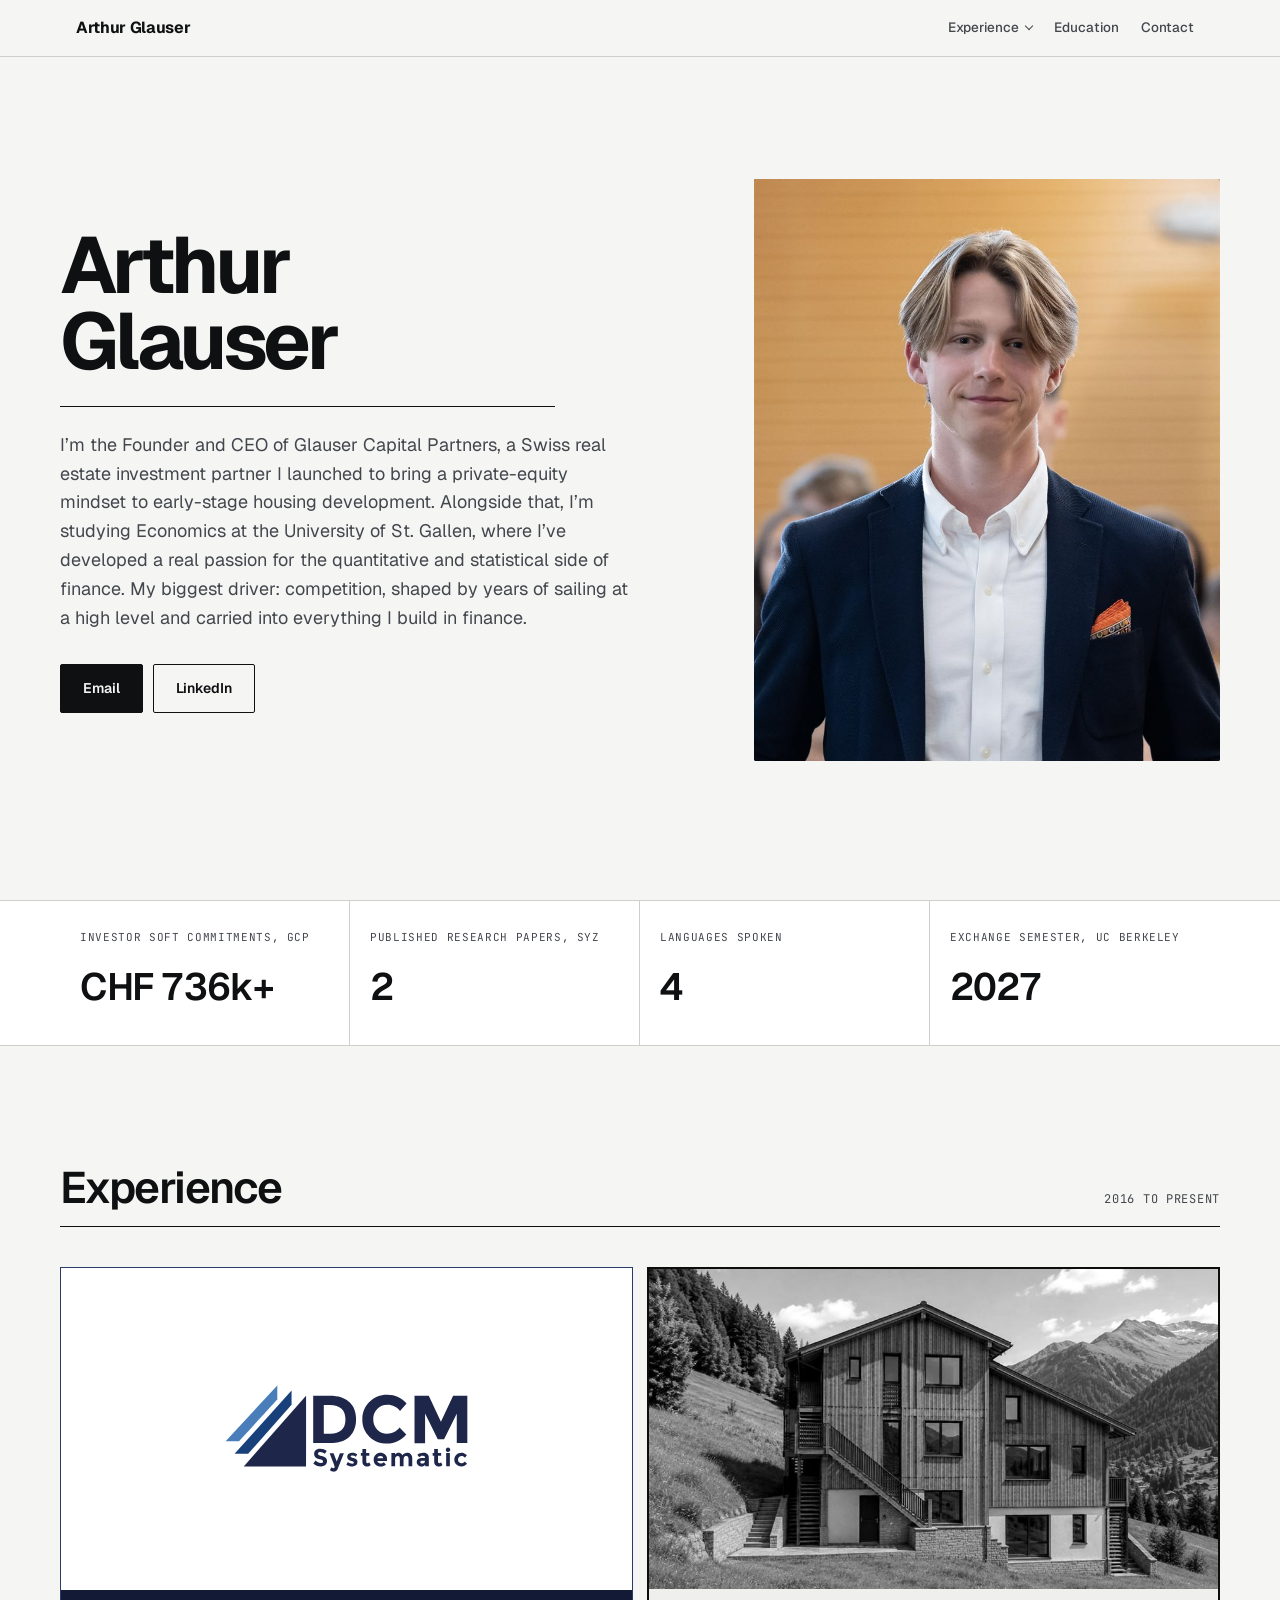
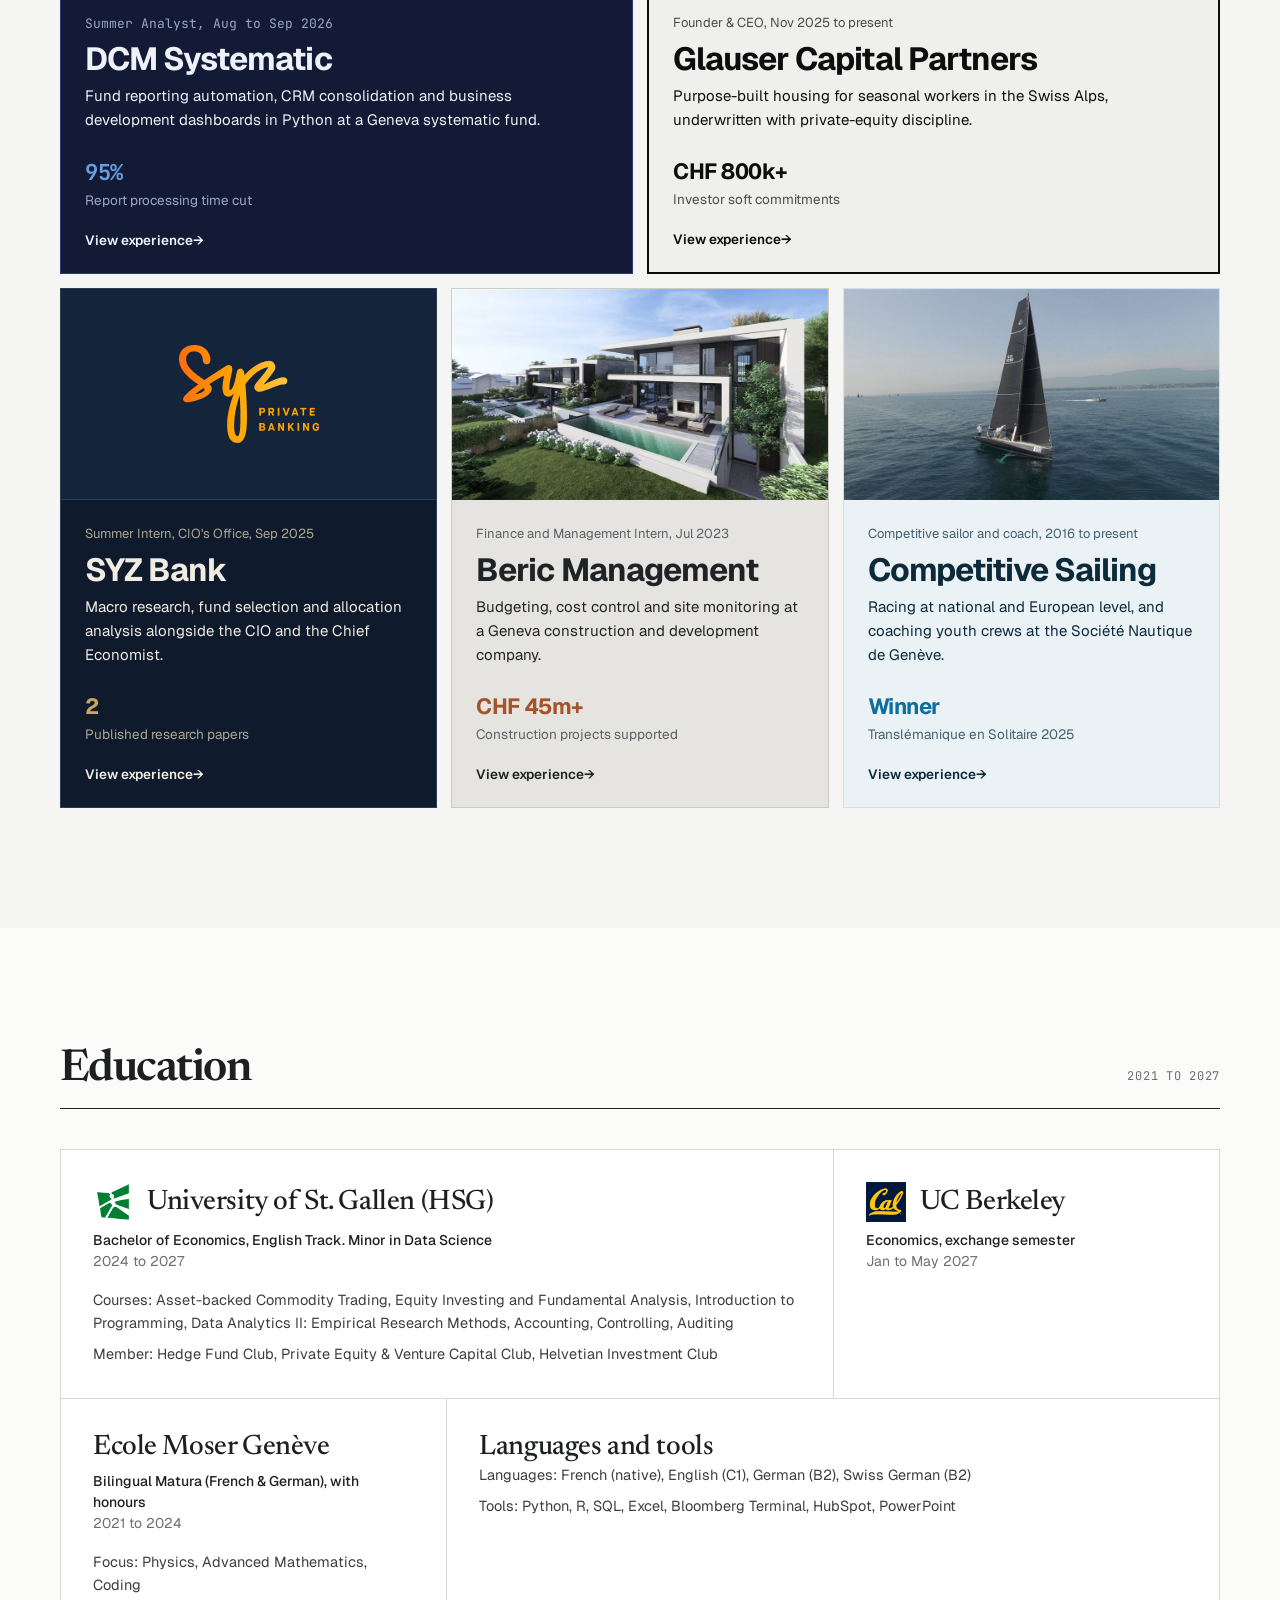
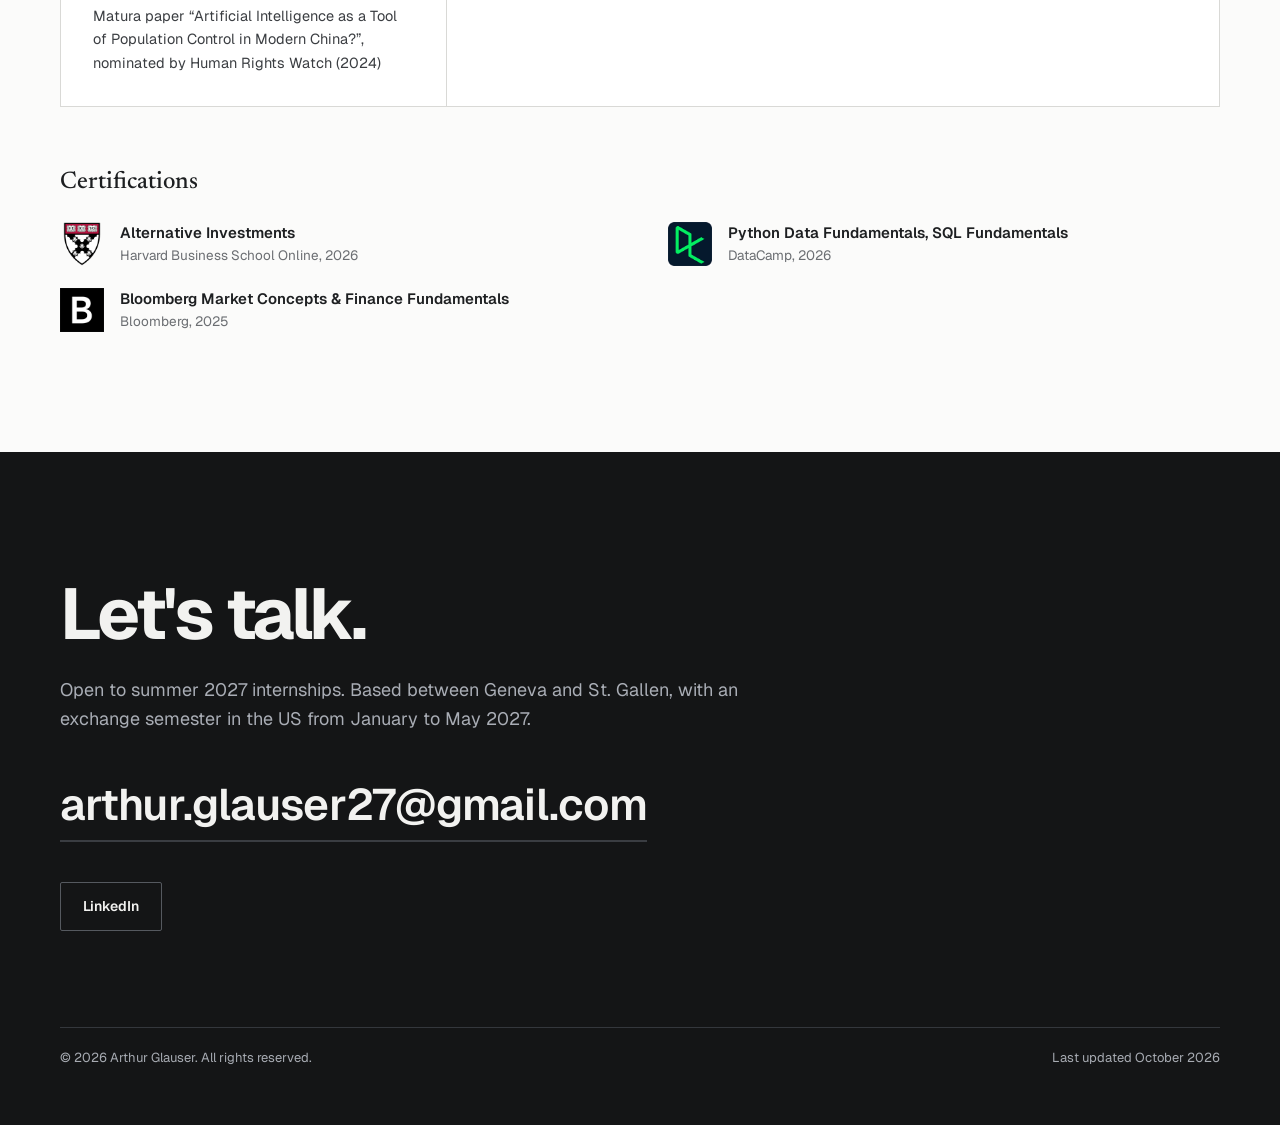
<file: index.html>
<!doctype html>
<html lang="en">
<head>
<meta charset="utf-8">
<meta name="viewport" content="width=device-width, initial-scale=1">
<title>Arthur Glauser</title>
<meta name="description" content="Arthur Glauser. Economics at the University of St. Gallen (HSG), Minor in Data Science. Experience in systematic funds, private banking research and real estate development.">
<meta property="og:title" content="Arthur Glauser">
<meta property="og:type" content="website">
<meta property="og:description" content="Arthur Glauser. Economics at the University of St. Gallen (HSG), Minor in Data Science. Experience in systematic funds, private banking research and real estate development.">
<meta property="og:url" content="https://atglauser.github.io/">
<meta property="og:image" content="https://atglauser.github.io/images/og.jpg">
<meta property="og:image:width" content="1200">
<meta property="og:image:height" content="630">
<meta name="twitter:card" content="summary_large_image">
<link rel="canonical" href="https://atglauser.github.io/">
<link rel="icon" href="data:image/svg+xml,%3Csvg xmlns='http://www.w3.org/2000/svg' viewBox='0 0 32 32'%3E%3Crect width='32' height='32' rx='6' fill='%23141516'/%3E%3Ctext x='16' y='21.5' font-family='Arial,sans-serif' font-size='14' font-weight='700' fill='%23f5f5f3' text-anchor='middle'%3EAG%3C/text%3E%3C/svg%3E">
<link rel="preconnect" href="https://fonts.googleapis.com">
<link rel="preconnect" href="https://fonts.gstatic.com" crossorigin>
<link href="https://fonts.googleapis.com/css2?family=Geist:wght@400;500;600;700;800&family=Newsreader:opsz,wght@6..72,400;6..72,500&family=JetBrains+Mono:wght@400;600&display=swap" rel="stylesheet">
<link rel="stylesheet" href="styles.css?v=20261017">
<script>document.documentElement.classList.add('js');</script>
</head>
<body>
<a class="skip" href="#main">Skip to content</a>

<header class="topbar" id="topbar">
  <div class="topbar-inner">
    <a class="brand" href="#top">Arthur Glauser</a>
    <nav class="nav" aria-label="Sections">
      <a class="nav-exp" href="#experience" data-nav="experience">Experience</a>
      <a href="#education" data-nav="education">Education</a>
      <a href="#contact" data-nav="contact">Contact</a>
    </nav>
  </div>
  <nav class="subnav" aria-label="Experience">
    <div class="subnav-inner">
      <a href="dcm.html">DCM Systematic</a>
      <a href="gcp.html">Glauser Capital Partners</a>
      <a href="syz.html">SYZ Bank</a>
      <a href="beric.html">Beric Management</a>
      <a href="sailing.html">Sailing</a>
    </div>
  </nav>
  <div class="progress"></div>
</header>

<main id="main">

<!-- HERO -->
<section class="hero" id="top">
  <div class="hero-inner">
    <div class="reveal">
      <h1>Arthur<br>Glauser</h1>
      <p class="sub">I&rsquo;m the Founder and CEO of Glauser Capital Partners, a Swiss real estate investment partner I launched to bring a private-equity mindset to early-stage housing development. Alongside that, I&rsquo;m studying Economics at the University of St. Gallen, where I&rsquo;ve developed a real passion for the quantitative and statistical side of finance. My biggest driver: competition, shaped by years of sailing at a high level and carried into everything I build in finance.</p>
      <div class="btns">
        <a class="btn primary" href="mailto:arthur.glauser27@gmail.com">Email</a>
        <a class="btn ghost" href="https://www.linkedin.com/in/arthur-glauser-009a8728b/" target="_blank" rel="noopener">LinkedIn</a>
      </div>
    </div>
    <div class="portrait reveal">
      <img decoding="async" src="images/portrait.jpg" alt="Portrait of Arthur Glauser" width="788" height="1000" fetchpriority="high" data-fallback>
      <div class="initials" aria-hidden="true">AG</div>
    </div>
  </div>
</section>

<!-- HIGHLIGHTS -->
<div class="stats" aria-label="Highlights">
  <div class="stats-inner">
    <div class="stat"><div class="num">CHF <span data-count="800">800</span>k+</div><div class="lbl">Investor soft commitments, GCP</div></div>
    <div class="stat"><div class="num"><span data-count="2">2</span></div><div class="lbl">Published research papers, SYZ</div></div>
    <div class="stat"><div class="num"><span data-count="4">4</span></div><div class="lbl">Languages spoken</div></div>
    <div class="stat"><div class="num">2027</div><div class="lbl">Exchange semester, UC Berkeley</div></div>
  </div>
</div>

<!-- EXPERIENCE -->
<section class="xp" id="experience">
  <div class="wrap">
    <div class="sec-head reveal"><h2>Experience</h2><span class="range">2016 to present</span></div>
    <div class="xp-grid">
      <a class="xp-card span3 theme-dcm reveal" href="dcm.html">
        <div class="xp-media logo"><img decoding="async" src="images/dcm-logo.svg?v=20261017" alt="" loading="lazy" data-fallback></div>
        <div class="xp-body">
          <p class="xp-role">Summer Analyst, Aug to Sep 2026</p>
          <h3>DCM Systematic</h3>
          <p class="xp-sum">Fund reporting automation, CRM consolidation and business development dashboards in Python at a Geneva systematic fund.</p>
          <p class="xp-fig"><b>95%</b>Report processing time cut</p>
          <span class="xp-go">View experience</span>
        </div>
      </a>
      <a class="xp-card span3 theme-gcp reveal" href="gcp.html">
        <div class="xp-media"><img decoding="async" src="images/thumb-gcp-bw.jpg" alt="" width="900" height="600" loading="lazy" data-fallback></div>
        <div class="xp-body">
          <p class="xp-role">Founder &amp; CEO, Nov 2025 to present</p>
          <h3>Glauser Capital Partners</h3>
          <p class="xp-sum">Purpose-built housing for seasonal workers in the Swiss Alps, underwritten with private-equity discipline.</p>
          <p class="xp-fig"><b>CHF 800k+</b>Investor soft commitments</p>
          <span class="xp-go">View experience</span>
        </div>
      </a>
      <a class="xp-card span2 theme-syz reveal" href="syz.html">
        <div class="xp-media logo"><img decoding="async" src="images/syz-logo.png" alt="" width="140" height="98" loading="lazy" data-fallback></div>
        <div class="xp-body">
          <p class="xp-role">Summer Intern, CIO's Office, Sep 2025</p>
          <h3>SYZ Bank</h3>
          <p class="xp-sum">Macro research, fund selection and allocation analysis alongside the CIO and the Chief Economist.</p>
          <p class="xp-fig"><b>2</b>Published research papers</p>
          <span class="xp-go">View experience</span>
        </div>
      </a>
      <a class="xp-card span2 theme-beric reveal" href="beric.html">
        <div class="xp-media"><img decoding="async" src="images/thumb-beric-1.jpg" alt="" width="900" height="507" loading="lazy" data-fallback></div>
        <div class="xp-body">
          <p class="xp-role">Finance and Management Intern, Jul 2023</p>
          <h3>Beric Management</h3>
          <p class="xp-sum">Budgeting, cost control and site monitoring at a Geneva construction and development company.</p>
          <p class="xp-fig"><b>CHF 45m+</b>Construction projects supported</p>
          <span class="xp-go">View experience</span>
        </div>
      </a>
      <a class="xp-card span2 theme-sail reveal" href="sailing.html">
        <div class="xp-media"><img decoding="async" src="images/thumb-sailing-1.jpg" alt="" width="900" height="506" loading="lazy" data-fallback></div>
        <div class="xp-body">
          <p class="xp-role">Competitive sailor and coach, 2016 to present</p>
          <h3>Competitive Sailing</h3>
          <p class="xp-sum">Racing at national and European level, and coaching youth crews at the Société Nautique de Genève.</p>
          <p class="xp-fig"><b>Winner</b>Translémanique en Solitaire 2025</p>
          <span class="xp-go">View experience</span>
        </div>
      </a>
    </div>
  </div>
</section>

<!-- EDUCATION -->
<section class="chapter theme-edu" id="education">
  <div class="wrap">
    <div class="sec-head reveal"><h2>Education</h2><span class="range">2021 to 2027</span></div>
    <div class="bento">
      <div class="cell wide reveal">
        <div class="edu-head"><img class="edu-logo" src="images/edu-hsg.png" alt="University of St. Gallen logo" width="128" height="128" loading="lazy" decoding="async"><h3>University of St. Gallen (HSG)</h3></div>
        <p class="meta"><b>Bachelor of Economics, English Track. Minor in Data Science</b>2024 to 2027</p>
        <ul>
          <li>Courses: Asset-backed Commodity Trading, Equity Investing and Fundamental Analysis, Introduction to Programming, Data Analytics II: Empirical Research Methods, Accounting, Controlling, Auditing</li>
          <li>Member: Hedge Fund Club, Private Equity &amp; Venture Capital Club, Helvetian Investment Club</li>
        </ul>
      </div>
      <div class="cell reveal">
        <div class="edu-head"><img class="edu-logo" src="images/edu-berkeley.png" alt="UC Berkeley logo" width="128" height="128" loading="lazy" decoding="async"><h3>UC Berkeley</h3></div>
        <p class="meta"><b>Economics, exchange semester</b>Jan to May 2027</p>
      </div>
      <div class="cell reveal">
        <h3>Ecole Moser Genève</h3>
        <p class="meta"><b>Bilingual Matura (French &amp; German), with honours</b>2021 to 2024</p>
        <ul>
          <li>Focus: Physics, Advanced Mathematics, Coding</li>
          <li>Matura paper &ldquo;Artificial Intelligence as a Tool of Population Control in Modern China?&rdquo;, nominated by Human Rights Watch (2024)</li>
        </ul>
      </div>
      <div class="cell wide reveal">
        <h3>Languages and tools</h3>
        <ul>
          <li>Languages: French (native), English (C1), German (B2), Swiss German (B2)</li>
          <li>Tools: Python, R, SQL, Excel, Bloomberg Terminal, HubSpot, PowerPoint</li>
        </ul>
      </div>
    </div>
    <div class="certs reveal">
      <h3>Certifications</h3>
      <ul class="cert-list">
        <li><img class="cert-logo" src="images/cert-hbs.png" alt="Harvard Business School Online logo" width="110" height="128" loading="lazy" decoding="async"><div><div class="w">Alternative Investments</div><div class="o">Harvard Business School Online, 2026</div></div></li>
        <li><img class="cert-logo" src="images/cert-datacamp.png" alt="DataCamp logo" width="128" height="128" loading="lazy" decoding="async"><div><div class="w">Python Data Fundamentals, SQL Fundamentals</div><div class="o">DataCamp, 2026</div></div></li>
        <li><img class="cert-logo" src="images/cert-bloomberg.png" alt="Bloomberg logo" width="128" height="128" loading="lazy" decoding="async"><div><div class="w">Bloomberg Market Concepts &amp; Finance Fundamentals</div><div class="o">Bloomberg, 2025</div></div></li>
      </ul>
    </div>
  </div>
</section>

<!-- CONTACT -->
<section class="contact" id="contact">
  <div class="wrap">
    <h2 class="reveal">Let's talk.</h2>
    <p class="reveal">Open to summer 2027 internships. Based between Geneva and St. Gallen, with an exchange semester in the US from January to May 2027.</p>
    <a class="mail reveal" href="mailto:arthur.glauser27@gmail.com">arthur.glauser27@gmail.com</a>
    <div class="btns reveal">
      <a class="btn ghost" href="https://www.linkedin.com/in/arthur-glauser-009a8728b/" target="_blank" rel="noopener">LinkedIn</a>
    </div>
    <div class="foot"><span>&copy; <span id="yr">2026</span> Arthur Glauser. All rights reserved.</span><span>Last updated October 2026</span></div>
  </div>
</section>

</main>
<script src="site.js?v=20261017"></script>
</body>
</html>
</file>
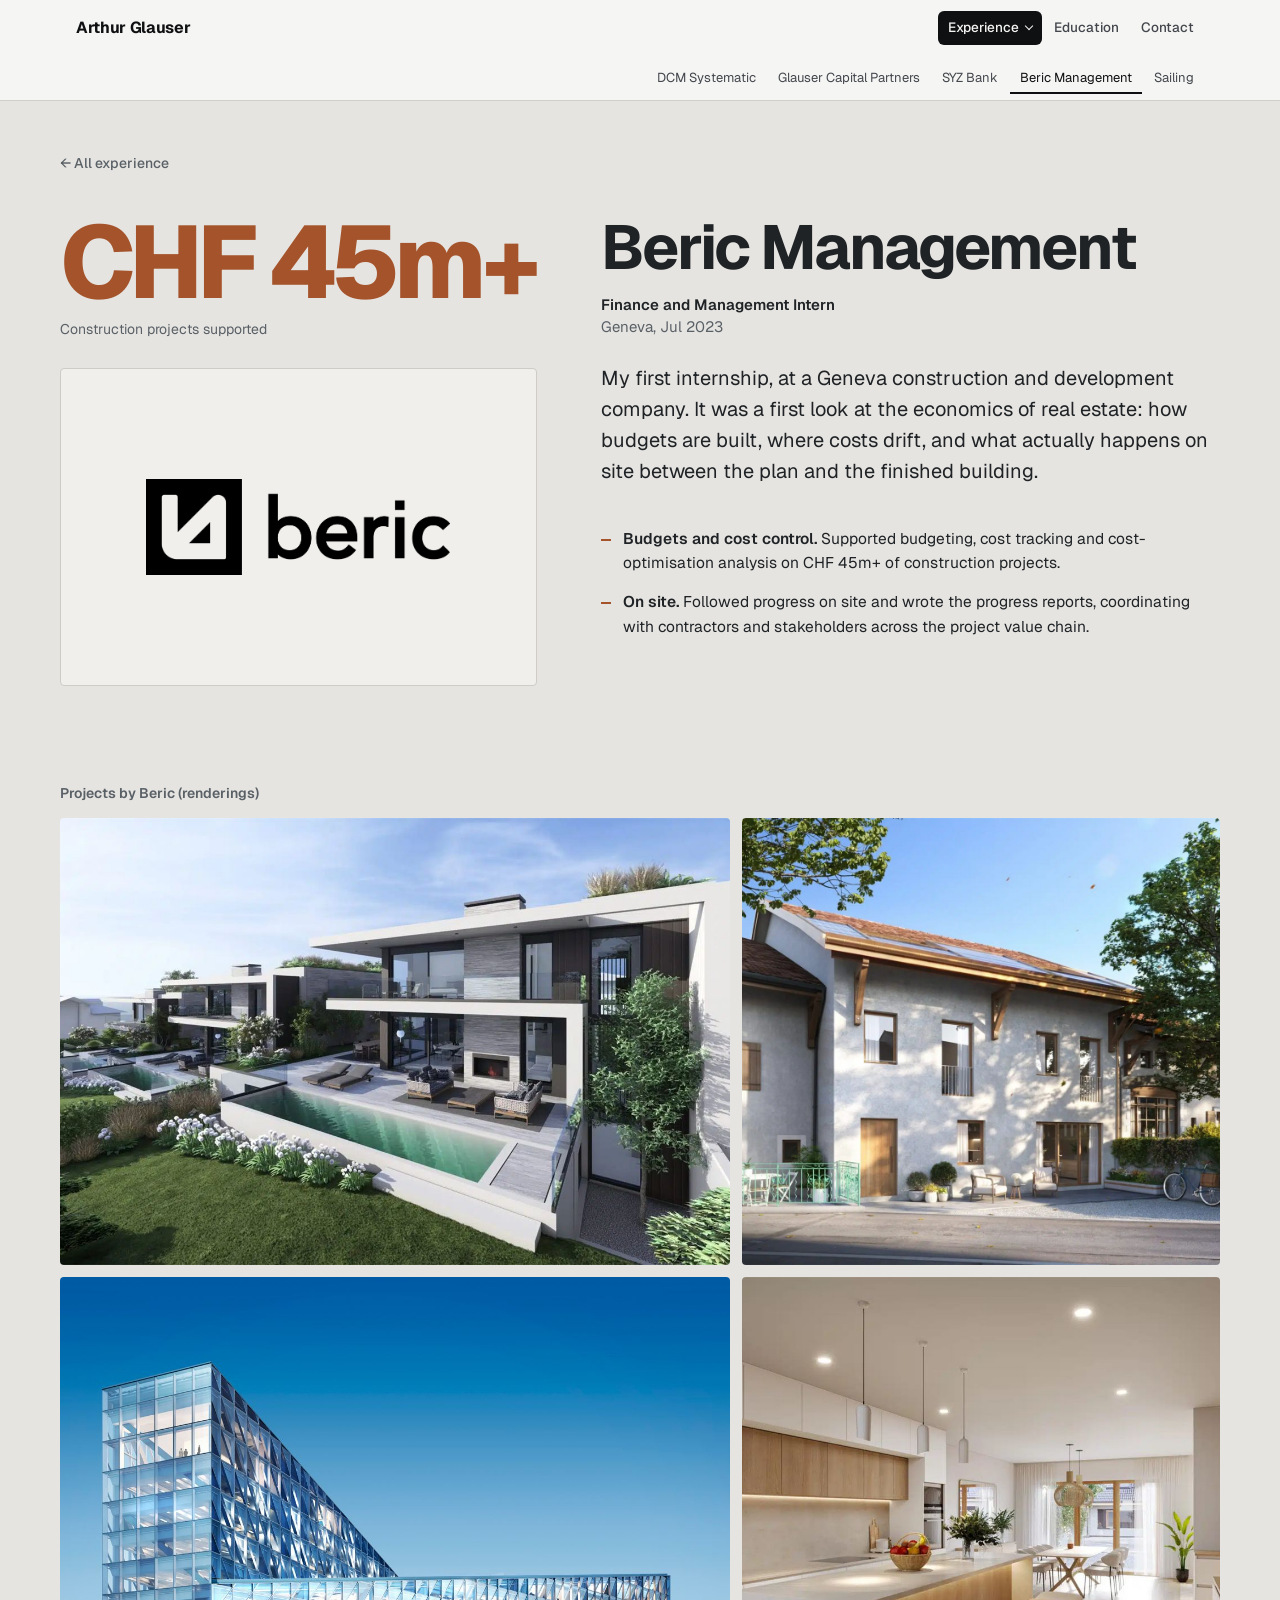
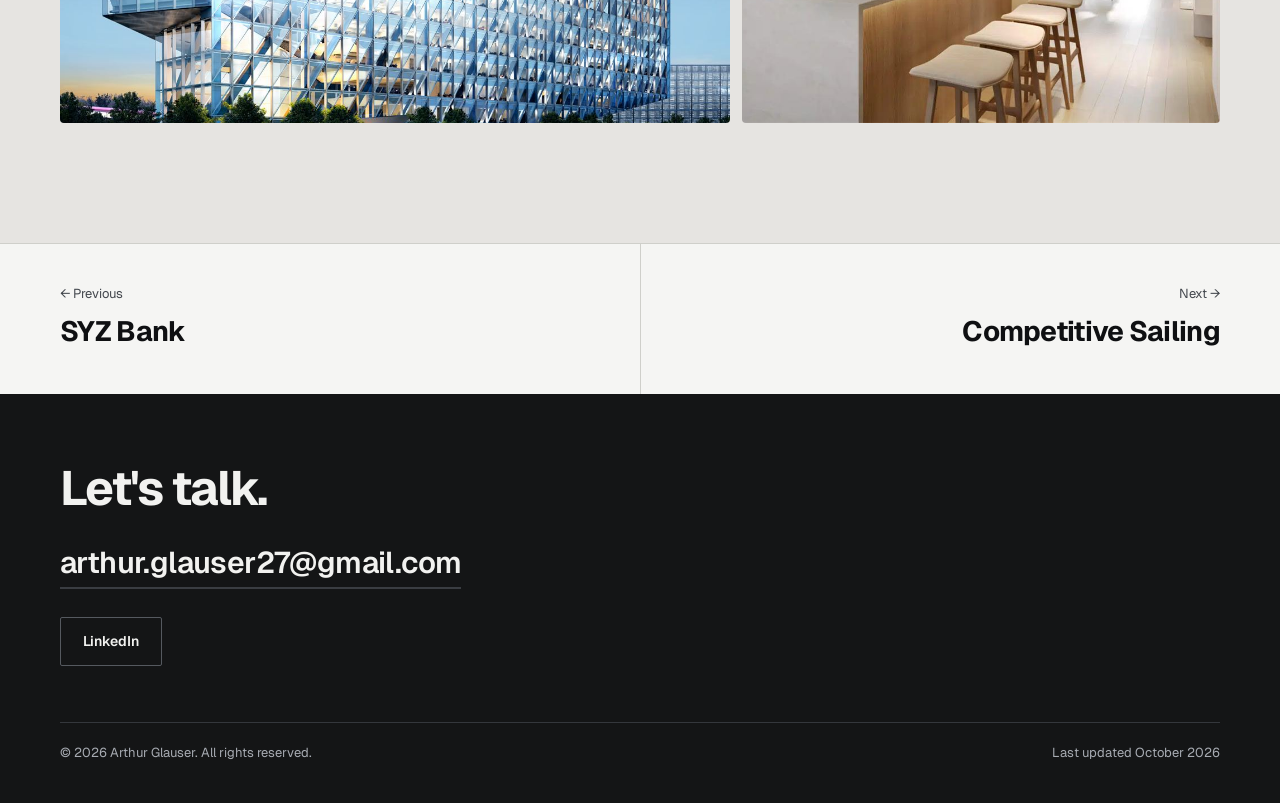
<file: beric.html>
<!doctype html>
<html lang="en">
<head>
<meta charset="utf-8">
<meta name="viewport" content="width=device-width, initial-scale=1">
<title>Beric Management | Arthur Glauser</title>
<meta name="description" content="Arthur Glauser at Beric Management: budgeting, cost control and site monitoring on CHF 45m+ of construction projects in Geneva.">
<meta property="og:title" content="Beric Management | Arthur Glauser">
<meta property="og:type" content="website">
<meta property="og:description" content="Arthur Glauser at Beric Management: budgeting, cost control and site monitoring on CHF 45m+ of construction projects in Geneva.">
<meta property="og:url" content="https://atglauser.github.io/beric.html">
<meta property="og:image" content="https://atglauser.github.io/images/og.jpg">
<meta property="og:image:width" content="1200">
<meta property="og:image:height" content="630">
<meta name="twitter:card" content="summary_large_image">
<link rel="canonical" href="https://atglauser.github.io/beric.html">
<link rel="icon" href="data:image/svg+xml,%3Csvg xmlns='http://www.w3.org/2000/svg' viewBox='0 0 32 32'%3E%3Crect width='32' height='32' rx='6' fill='%23141516'/%3E%3Ctext x='16' y='21.5' font-family='Arial,sans-serif' font-size='14' font-weight='700' fill='%23f5f5f3' text-anchor='middle'%3EAG%3C/text%3E%3C/svg%3E">
<link rel="preconnect" href="https://fonts.googleapis.com">
<link rel="preconnect" href="https://fonts.gstatic.com" crossorigin>
<link href="https://fonts.googleapis.com/css2?family=Geist:wght@400;500;600;700;800&family=Newsreader:opsz,wght@6..72,400;6..72,500&family=JetBrains+Mono:wght@400;600&display=swap" rel="stylesheet">
<link rel="stylesheet" href="styles.css?v=20261017">
<script>document.documentElement.classList.add('js');</script>
</head>
<body data-page="beric">
<a class="skip" href="#main">Skip to content</a>

<header class="topbar in-exp" id="topbar">
  <div class="topbar-inner">
    <a class="brand" href="index.html">Arthur Glauser</a>
    <nav class="nav" aria-label="Sections">
      <a class="nav-exp active" href="index.html#experience">Experience</a>
      <a href="index.html#education">Education</a>
      <a href="index.html#contact">Contact</a>
    </nav>
  </div>
  <nav class="subnav" aria-label="Experience">
    <div class="subnav-inner">
      <a href="dcm.html">DCM Systematic</a>
      <a href="gcp.html">Glauser Capital Partners</a>
      <a href="syz.html">SYZ Bank</a>
      <a class="active" aria-current="page" href="beric.html">Beric Management</a>
      <a href="sailing.html">Sailing</a>
    </div>
  </nav>
  <div class="progress"></div>
</header>

<main id="main">

<section class="chapter theme-beric page-first" id="beric">
  <div class="wrap back-row"><a class="back" href="index.html#experience">&larr; All experience</a></div>
  <div class="wrap beric-grid">
    <div class="beric-fig reveal">
      <div class="big">CHF <span data-count="45">45</span>m+</div>
      <div class="lbl">Construction projects supported</div>
      <div class="media logo">
        <img decoding="async" src="images/beric-logo.png" alt="Beric logo" data-fallback>
        <div class="mono" aria-hidden="true">BM</div>
      </div>
    </div>
    <div>
      <h1 class="reveal">Beric Management</h1>
      <p class="meta reveal"><b>Finance and Management Intern</b>Geneva, Jul 2023</p>
      <p class="lede reveal">My first internship, at a Geneva construction and development company. It was a first look at the economics of real estate: how budgets are built, where costs drift, and what actually happens on site between the plan and the finished building.</p>
      <ul class="bullets reveal">
        <li><b>Budgets and cost control.</b> Supported budgeting, cost tracking and cost-optimisation analysis on CHF 45m+ of construction projects.</li>
        <li><b>On site.</b> Followed progress on site and wrote the progress reports, coordinating with contractors and stakeholders across the project value chain.</li>
      </ul>
    </div>
  </div>

  <div class="wrap beric-projects">
    <p class="subhead reveal">Projects by Beric (renderings)</p>
    <div class="proj-grid reveal">
      <div class="media"><img decoding="async" src="images/beric-1.jpg" alt="Rendering of contemporary villas with pools" loading="lazy" data-fallback><div class="mono" aria-hidden="true">BM</div></div>
      <div class="media"><img decoding="async" src="images/beric-2.jpg" alt="Rendering of a renovated village house" loading="lazy" data-fallback><div class="mono" aria-hidden="true">BM</div></div>
      <div class="media"><img decoding="async" src="images/beric-3.jpg" alt="Rendering of a kitchen and dining interior" loading="lazy" data-fallback><div class="mono" aria-hidden="true">BM</div></div>
      <div class="media"><img decoding="async" src="images/beric-4.jpg" alt="Rendering of a glass office building at dusk" loading="lazy" data-fallback><div class="mono" aria-hidden="true">BM</div></div>
    </div>
  </div>
</section>

<nav class="pager" aria-label="More experience">
  <div class="wrap pager-inner">
    <a class="prev" href="syz.html"><span>&larr; Previous</span><b>SYZ Bank</b></a>
    <a class="next" href="sailing.html"><span>Next &rarr;</span><b>Competitive Sailing</b></a>
  </div>
</nav>

<section class="contact compact" id="contact">
  <div class="wrap">
    <h2>Let's talk.</h2>
    <a class="mail" href="mailto:arthur.glauser27@gmail.com">arthur.glauser27@gmail.com</a>
    <div class="btns">
      <a class="btn ghost" href="https://www.linkedin.com/in/arthur-glauser-009a8728b/" target="_blank" rel="noopener">LinkedIn</a>
    </div>
    <div class="foot"><span>&copy; <span id="yr">2026</span> Arthur Glauser. All rights reserved.</span><span>Last updated October 2026</span></div>
  </div>
</section>

</main>
<script src="site.js?v=20261017"></script>
</body>
</html>
</file>
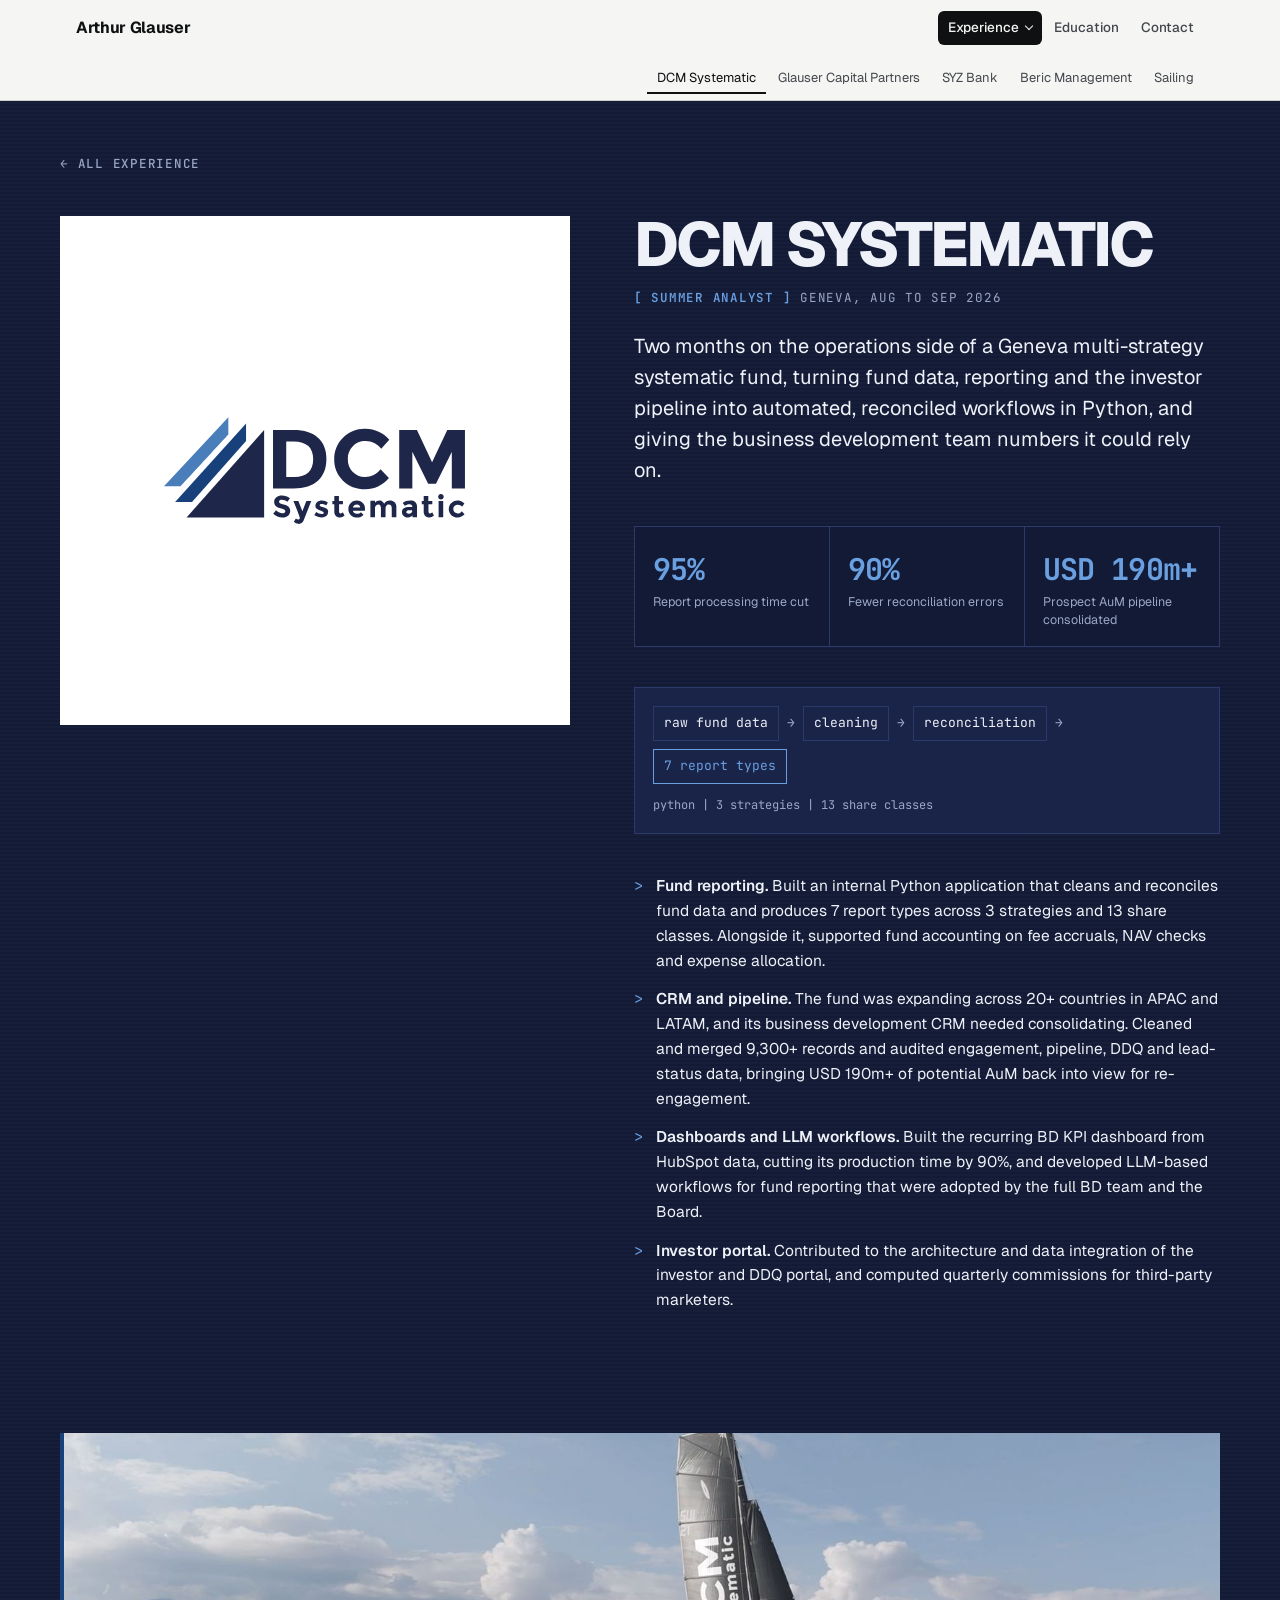
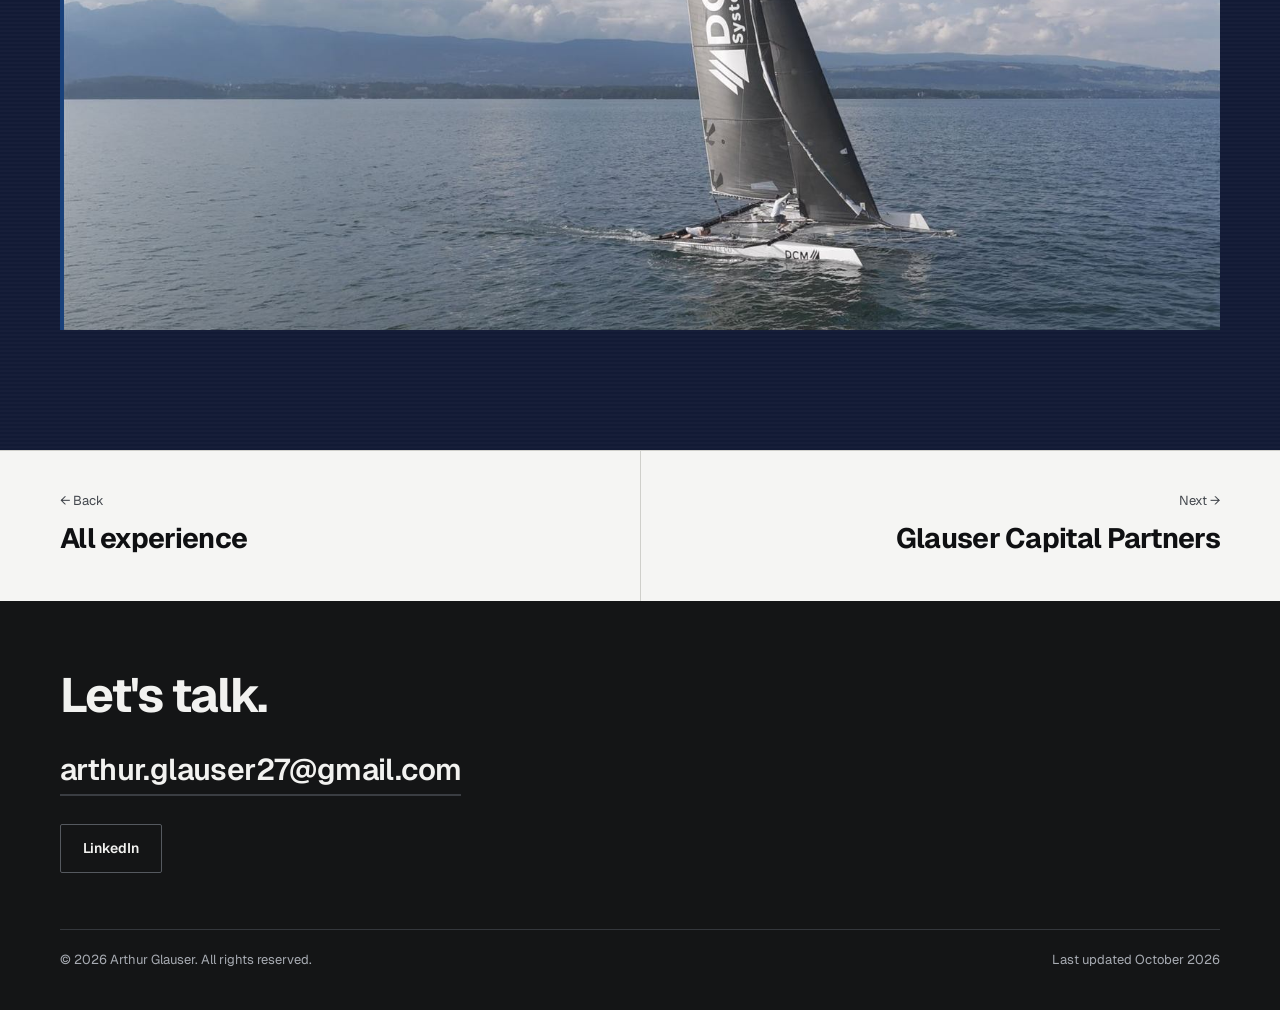
<file: dcm.html>
<!doctype html>
<html lang="en">
<head>
<meta charset="utf-8">
<meta name="viewport" content="width=device-width, initial-scale=1">
<title>DCM Systematic | Arthur Glauser</title>
<meta name="description" content="Arthur Glauser at DCM Systematic: fund reporting automation, CRM consolidation and business development dashboards in Python.">
<meta property="og:title" content="DCM Systematic | Arthur Glauser">
<meta property="og:type" content="website">
<meta property="og:description" content="Arthur Glauser at DCM Systematic: fund reporting automation, CRM consolidation and business development dashboards in Python.">
<meta property="og:url" content="https://atglauser.github.io/dcm.html">
<meta property="og:image" content="https://atglauser.github.io/images/og.jpg">
<meta property="og:image:width" content="1200">
<meta property="og:image:height" content="630">
<meta name="twitter:card" content="summary_large_image">
<link rel="canonical" href="https://atglauser.github.io/dcm.html">
<link rel="icon" href="data:image/svg+xml,%3Csvg xmlns='http://www.w3.org/2000/svg' viewBox='0 0 32 32'%3E%3Crect width='32' height='32' rx='6' fill='%23141516'/%3E%3Ctext x='16' y='21.5' font-family='Arial,sans-serif' font-size='14' font-weight='700' fill='%23f5f5f3' text-anchor='middle'%3EAG%3C/text%3E%3C/svg%3E">
<link rel="preconnect" href="https://fonts.googleapis.com">
<link rel="preconnect" href="https://fonts.gstatic.com" crossorigin>
<link href="https://fonts.googleapis.com/css2?family=Geist:wght@400;500;600;700;800&family=Newsreader:opsz,wght@6..72,400;6..72,500&family=JetBrains+Mono:wght@400;600&display=swap" rel="stylesheet">
<link rel="stylesheet" href="styles.css?v=20261017">
<script>document.documentElement.classList.add('js');</script>
</head>
<body data-page="dcm">
<a class="skip" href="#main">Skip to content</a>

<header class="topbar in-exp" id="topbar">
  <div class="topbar-inner">
    <a class="brand" href="index.html">Arthur Glauser</a>
    <nav class="nav" aria-label="Sections">
      <a class="nav-exp active" href="index.html#experience">Experience</a>
      <a href="index.html#education">Education</a>
      <a href="index.html#contact">Contact</a>
    </nav>
  </div>
  <nav class="subnav" aria-label="Experience">
    <div class="subnav-inner">
      <a class="active" aria-current="page" href="dcm.html">DCM Systematic</a>
      <a href="gcp.html">Glauser Capital Partners</a>
      <a href="syz.html">SYZ Bank</a>
      <a href="beric.html">Beric Management</a>
      <a href="sailing.html">Sailing</a>
    </div>
  </nav>
  <div class="progress"></div>
</header>

<main id="main">

<section class="chapter theme-dcm page-first" id="dcm">
  <div class="wrap back-row"><a class="back" href="index.html#experience">&larr; All experience</a></div>
  <div class="wrap split">
    <div class="media logo reveal">
      <img decoding="async" src="images/dcm-logo.svg?v=20261017" alt="DCM Systematic logo" data-fallback>
      <div class="mono" aria-hidden="true">DCM</div>
    </div>
    <div>
      <h1 class="reveal">DCM Systematic</h1>
      <p class="meta reveal"><b>[ Summer Analyst ]</b> Geneva, Aug to Sep 2026</p>
      <p class="lede reveal">Two months on the operations side of a Geneva multi-strategy systematic fund, turning fund data, reporting and the investor pipeline into automated, reconciled workflows in Python, and giving the business development team numbers it could rely on.</p>

      <div class="kpis reveal">
        <div class="kpi"><div class="num"><span data-count="95">95</span>%</div><div class="lbl">Report processing time cut</div></div>
        <div class="kpi"><div class="num"><span data-count="90">90</span>%</div><div class="lbl">Fewer reconciliation errors</div></div>
        <div class="kpi"><div class="num">USD <span data-count="190">190</span>m+</div><div class="lbl">Prospect AuM pipeline consolidated</div></div>
      </div>

      <div class="pipeline reveal" aria-label="Reporting pipeline">
        <div class="row">
          <span class="step">raw fund data</span><span class="arrow">&rarr;</span>
          <span class="step">cleaning</span><span class="arrow">&rarr;</span>
          <span class="step">reconciliation</span><span class="arrow">&rarr;</span>
          <span class="step out">7 report types</span>
        </div>
        <div class="cap">python | 3 strategies | 13 share classes</div>
      </div>

      <ul class="bullets reveal">
        <li><b>Fund reporting.</b> Built an internal Python application that cleans and reconciles fund data and produces 7 report types across 3 strategies and 13 share classes. Alongside it, supported fund accounting on fee accruals, NAV checks and expense allocation.</li>
        <li><b>CRM and pipeline.</b> The fund was expanding across 20+ countries in APAC and LATAM, and its business development CRM needed consolidating. Cleaned and merged 9,300+ records and audited engagement, pipeline, DDQ and lead-status data, bringing USD 190m+ of potential AuM back into view for re-engagement.</li>
        <li><b>Dashboards and LLM workflows.</b> Built the recurring BD KPI dashboard from HubSpot data, cutting its production time by 90%, and developed LLM-based workflows for fund reporting that were adopted by the full BD team and the Board.</li>
        <li><b>Investor portal.</b> Contributed to the architecture and data integration of the investor and DDQ portal, and computed quarterly commissions for third-party marketers.</li>
      </ul>
    </div>
  </div>
  <div class="wrap">
    <div class="media dcm-photo reveal"><img decoding="async" src="images/dcm-boat.jpg" alt="DCM Systematic branded racing trimaran on Lake Geneva" width="1600" height="900" loading="lazy" data-fallback><div class="mono" aria-hidden="true">DCM</div></div>
  </div>
</section>

<nav class="pager" aria-label="More experience">
  <div class="wrap pager-inner">
    <a class="prev" href="index.html#experience"><span>&larr; Back</span><b>All experience</b></a>
    <a class="next" href="gcp.html"><span>Next &rarr;</span><b>Glauser Capital Partners</b></a>
  </div>
</nav>

<section class="contact compact" id="contact">
  <div class="wrap">
    <h2>Let's talk.</h2>
    <a class="mail" href="mailto:arthur.glauser27@gmail.com">arthur.glauser27@gmail.com</a>
    <div class="btns">
      <a class="btn ghost" href="https://www.linkedin.com/in/arthur-glauser-009a8728b/" target="_blank" rel="noopener">LinkedIn</a>
    </div>
    <div class="foot"><span>&copy; <span id="yr">2026</span> Arthur Glauser. All rights reserved.</span><span>Last updated October 2026</span></div>
  </div>
</section>

</main>
<script src="site.js?v=20261017"></script>
</body>
</html>
</file>
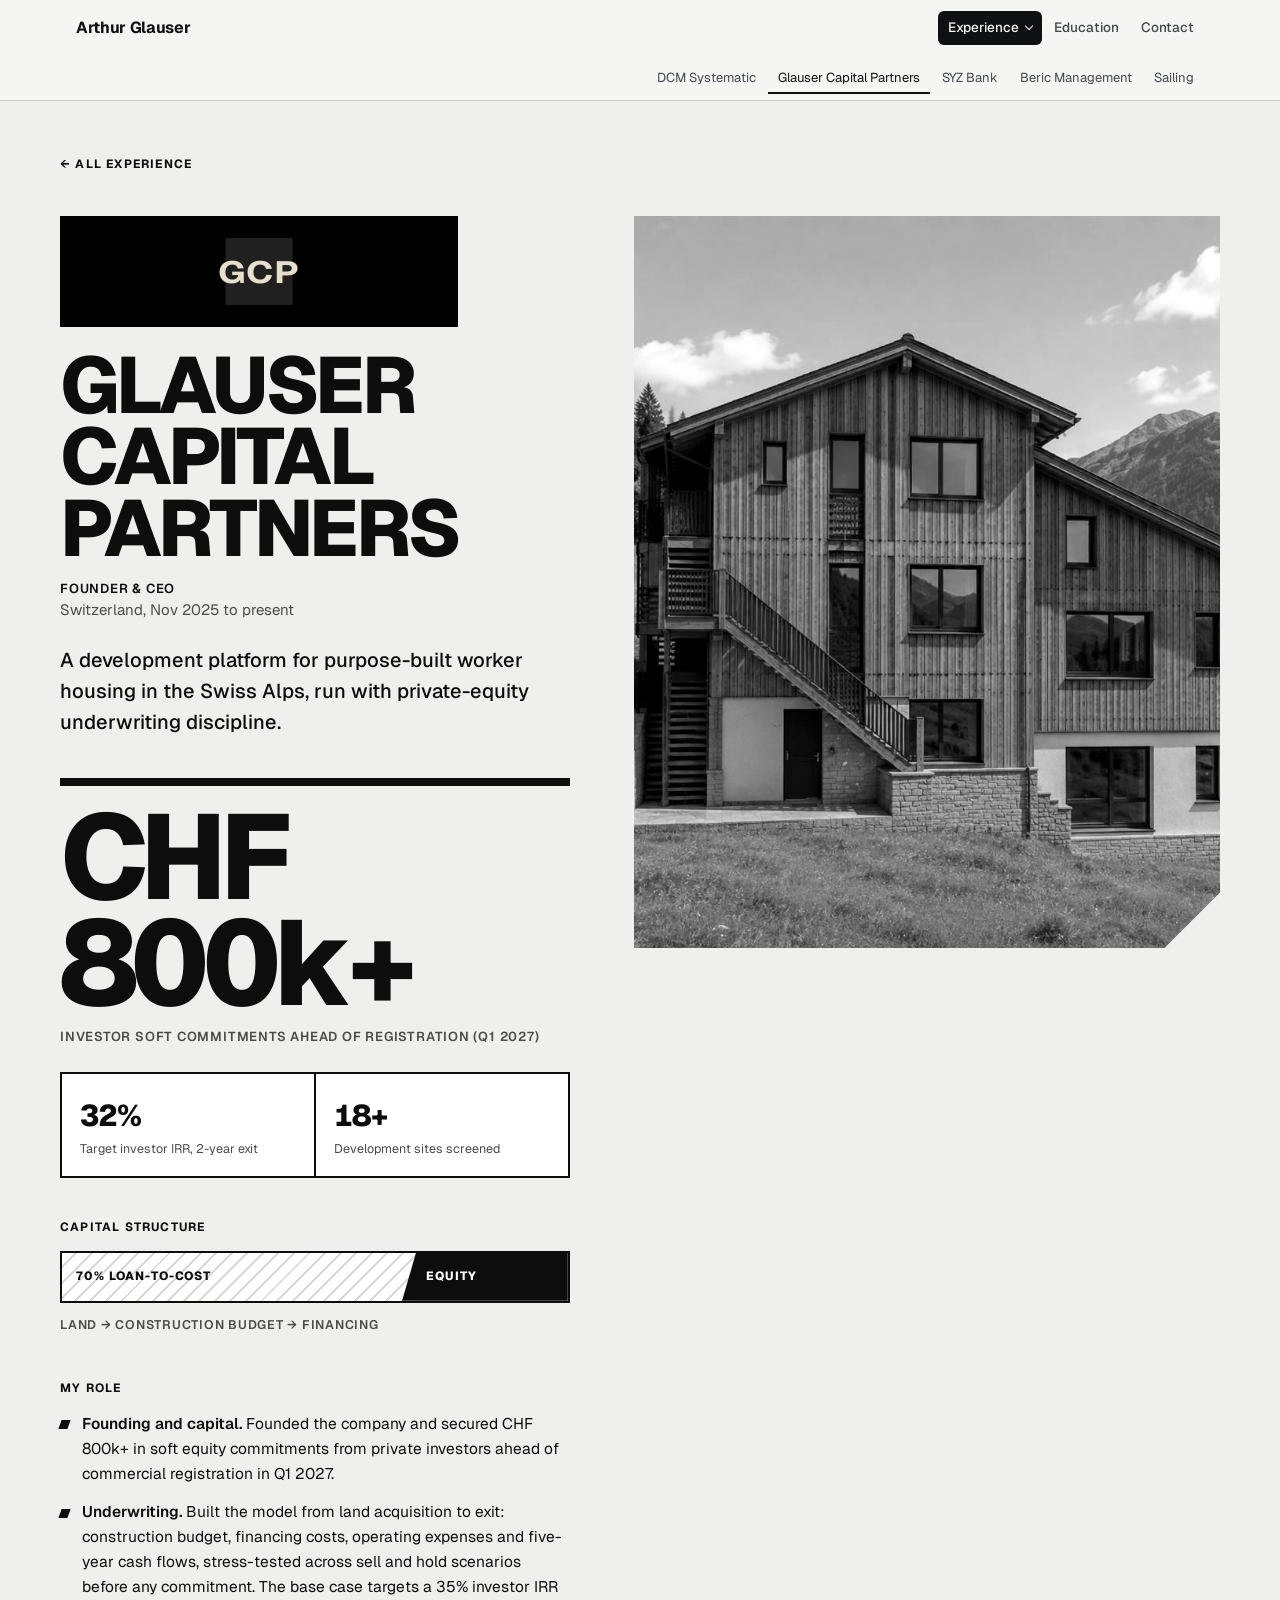
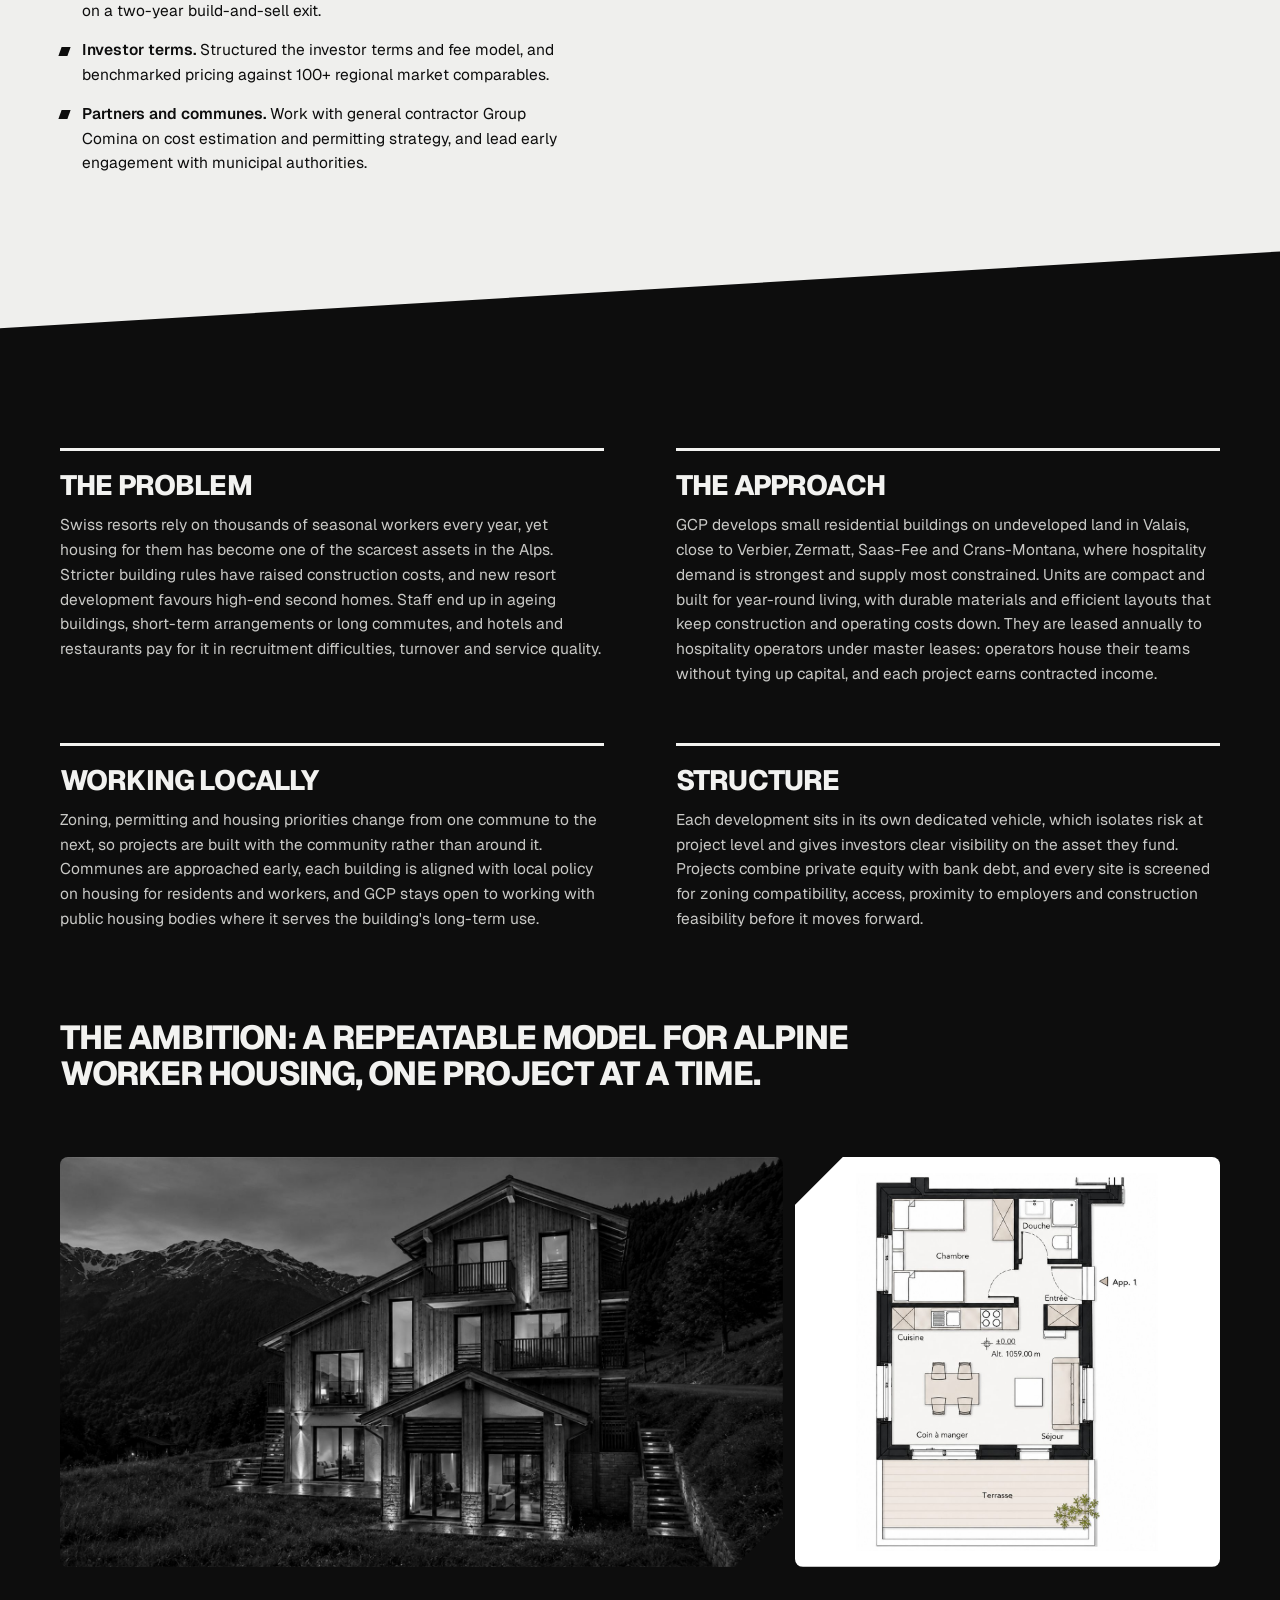
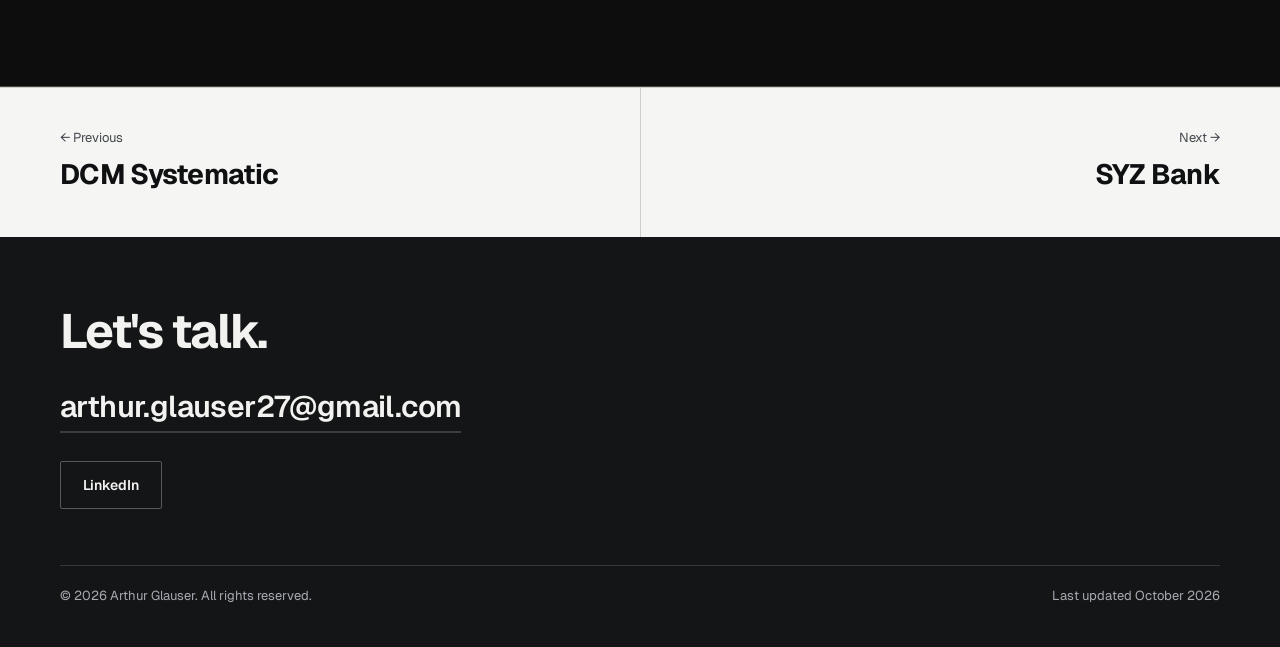
<file: gcp.html>
<!doctype html>
<html lang="en">
<head>
<meta charset="utf-8">
<meta name="viewport" content="width=device-width, initial-scale=1">
<title>Glauser Capital Partners | Arthur Glauser</title>
<meta name="description" content="Glauser Capital Partners: purpose-built housing for seasonal workers in the Swiss Alps, founded by Arthur Glauser.">
<meta property="og:title" content="Glauser Capital Partners | Arthur Glauser">
<meta property="og:type" content="website">
<meta property="og:description" content="Glauser Capital Partners: purpose-built housing for seasonal workers in the Swiss Alps, founded by Arthur Glauser.">
<meta property="og:url" content="https://atglauser.github.io/gcp.html">
<meta property="og:image" content="https://atglauser.github.io/images/og.jpg">
<meta property="og:image:width" content="1200">
<meta property="og:image:height" content="630">
<meta name="twitter:card" content="summary_large_image">
<link rel="canonical" href="https://atglauser.github.io/gcp.html">
<link rel="icon" href="data:image/svg+xml,%3Csvg xmlns='http://www.w3.org/2000/svg' viewBox='0 0 32 32'%3E%3Crect width='32' height='32' rx='6' fill='%23141516'/%3E%3Ctext x='16' y='21.5' font-family='Arial,sans-serif' font-size='14' font-weight='700' fill='%23f5f5f3' text-anchor='middle'%3EAG%3C/text%3E%3C/svg%3E">
<link rel="preconnect" href="https://fonts.googleapis.com">
<link rel="preconnect" href="https://fonts.gstatic.com" crossorigin>
<link href="https://fonts.googleapis.com/css2?family=Geist:wght@400;500;600;700;800&family=Newsreader:opsz,wght@6..72,400;6..72,500&family=JetBrains+Mono:wght@400;600&display=swap" rel="stylesheet">
<link rel="stylesheet" href="styles.css?v=20261017">
<script>document.documentElement.classList.add('js');</script>
</head>
<body data-page="gcp">
<a class="skip" href="#main">Skip to content</a>

<header class="topbar in-exp" id="topbar">
  <div class="topbar-inner">
    <a class="brand" href="index.html">Arthur Glauser</a>
    <nav class="nav" aria-label="Sections">
      <a class="nav-exp active" href="index.html#experience">Experience</a>
      <a href="index.html#education">Education</a>
      <a href="index.html#contact">Contact</a>
    </nav>
  </div>
  <nav class="subnav" aria-label="Experience">
    <div class="subnav-inner">
      <a href="dcm.html">DCM Systematic</a>
      <a class="active" aria-current="page" href="gcp.html">Glauser Capital Partners</a>
      <a href="syz.html">SYZ Bank</a>
      <a href="beric.html">Beric Management</a>
      <a href="sailing.html">Sailing</a>
    </div>
  </nav>
  <div class="progress"></div>
</header>

<main id="main">

<section class="chapter theme-gcp page-first" id="gcp">
  <div class="wrap back-row"><a class="back" href="index.html#experience">&larr; All experience</a></div>
  <div class="wrap split flip">
    <div class="media reveal">
      <img decoding="async" src="images/gcp-bw.jpg" alt="Rendering of an Alpine residential project" data-fallback>
      <div class="mono" aria-hidden="true">GCP</div>
    </div>
    <div>
      <div class="gcp-title reveal"><div class="gcp-plate"><svg class="gcp-mark" viewBox="0 0 120 96" role="img" aria-label="Glauser Capital Partners logo"><rect x="12" y="0" width="96" height="96" rx="2" fill="#202020"/><text x="60" y="64" text-anchor="middle" textLength="116" lengthAdjust="spacingAndGlyphs" font-family="Geist, Arial, sans-serif" font-weight="700" font-size="44" fill="#e5dfcb">GCP</text></svg></div><h1>Glauser<br>Capital<br>Partners</h1></div>
      <p class="meta reveal"><b>Founder &amp; CEO</b>Switzerland, Nov 2025 to present</p>
      <p class="lede reveal">A development platform for purpose-built worker housing in the Swiss Alps, run with private-equity underwriting discipline.</p>

      <div class="figure reveal">
        <div class="big">CHF <span data-count="800">800</span>k+</div>
        <div class="lbl">Investor soft commitments ahead of registration (Q1 2027)</div>
      </div>
      <div class="kpis reveal">
        <div class="kpi"><div class="num"><span data-count="35">35</span>%</div><div class="lbl">Target investor IRR, 2-year exit</div></div>
        <div class="kpi"><div class="num"><span data-count="20">20</span>+</div><div class="lbl">Development sites screened</div></div>
      </div>

      <div class="stack reveal">
        <p class="subhead">Capital structure</p>
        <div class="bar"><div class="debt">70% loan-to-cost</div><div class="eq">Equity</div></div>
        <p class="flow">Land &rarr; Construction budget &rarr; Financing</p>
      </div>

      <p class="subhead reveal">My role</p>
      <ul class="bullets reveal">
        <li><b>Founding and capital.</b> Founded the company and secured CHF 800k+ in soft equity commitments from private investors ahead of commercial registration in Q1 2027.</li>
        <li><b>Underwriting.</b> Built the model from land acquisition to exit: construction budget, financing costs, operating expenses and five-year cash flows, stress-tested across sell and hold scenarios before any commitment. The base case targets a 35% investor IRR on a two-year build-and-sell exit.</li>
        <li><b>Investor terms.</b> Structured the investor terms and fee model, and benchmarked pricing against 100+ regional market comparables.</li>
        <li><b>Partners and communes.</b> Work with general contractor Group Comina on cost estimation and permitting strategy, and lead early engagement with municipal authorities.</li>
      </ul>
    </div>
  </div>
</section>

<section class="gcp-band" aria-label="About Glauser Capital Partners">
  <div class="wrap">
    <div class="concept">
      <div class="c-block reveal">
        <h2 class="c-title">The problem</h2>
        <p>Swiss resorts rely on thousands of seasonal workers every year, yet housing for them has become one of the scarcest assets in the Alps. Stricter building rules have raised construction costs, and new resort development favours high-end second homes. Staff end up in ageing buildings, short-term arrangements or long commutes, and hotels and restaurants pay for it in recruitment difficulties, turnover and service quality.</p>
      </div>
      <div class="c-block reveal">
        <h2 class="c-title">The approach</h2>
        <p>GCP develops small residential buildings on undeveloped land in Valais, close to Verbier, Zermatt, Saas-Fee and Crans-Montana, where hospitality demand is strongest and supply most constrained. Units are compact and built for year-round living, with durable materials and efficient layouts that keep construction and operating costs down. They are leased annually to hospitality operators under master leases: operators house their teams without tying up capital, and each project earns contracted income.</p>
      </div>
      <div class="c-block reveal">
        <h2 class="c-title">Working locally</h2>
        <p>Zoning, permitting and housing priorities change from one commune to the next, so projects are built with the community rather than around it. Communes are approached early, each building is aligned with local policy on housing for residents and workers, and GCP stays open to working with public housing bodies where it serves the building's long-term use.</p>
      </div>
      <div class="c-block reveal">
        <h2 class="c-title">Structure</h2>
        <p>Each development sits in its own dedicated vehicle, which isolates risk at project level and gives investors clear visibility on the asset they fund. Projects combine private equity with bank debt, and every site is screened for zoning compatibility, access, proximity to employers and construction feasibility before it moves forward.</p>
      </div>
    </div>
    <p class="ambition reveal">The ambition: a repeatable model for Alpine worker housing, one project at a time.</p>
    <div class="gcp-visuals reveal">
      <div class="media"><img decoding="async" src="images/gcp-night-bw.jpg" alt="Evening rendering of the residential building" loading="lazy" data-fallback><div class="mono" aria-hidden="true">GCP</div></div>
      <div class="media plan"><img decoding="async" src="images/gcp-plan.jpg" alt="Indicative floor plan of a one-bedroom unit with terrace" loading="lazy" data-fallback><div class="mono" aria-hidden="true">GCP</div></div>
    </div>
  </div>
</section>

<nav class="pager" aria-label="More experience">
  <div class="wrap pager-inner">
    <a class="prev" href="dcm.html"><span>&larr; Previous</span><b>DCM Systematic</b></a>
    <a class="next" href="syz.html"><span>Next &rarr;</span><b>SYZ Bank</b></a>
  </div>
</nav>

<section class="contact compact" id="contact">
  <div class="wrap">
    <h2>Let's talk.</h2>
    <a class="mail" href="mailto:arthur.glauser27@gmail.com">arthur.glauser27@gmail.com</a>
    <div class="btns">
      <a class="btn ghost" href="https://www.linkedin.com/in/arthur-glauser-009a8728b/" target="_blank" rel="noopener">LinkedIn</a>
    </div>
    <div class="foot"><span>&copy; <span id="yr">2026</span> Arthur Glauser. All rights reserved.</span><span>Last updated October 2026</span></div>
  </div>
</section>

</main>
<script src="site.js?v=20261017"></script>
</body>
</html>
</file>
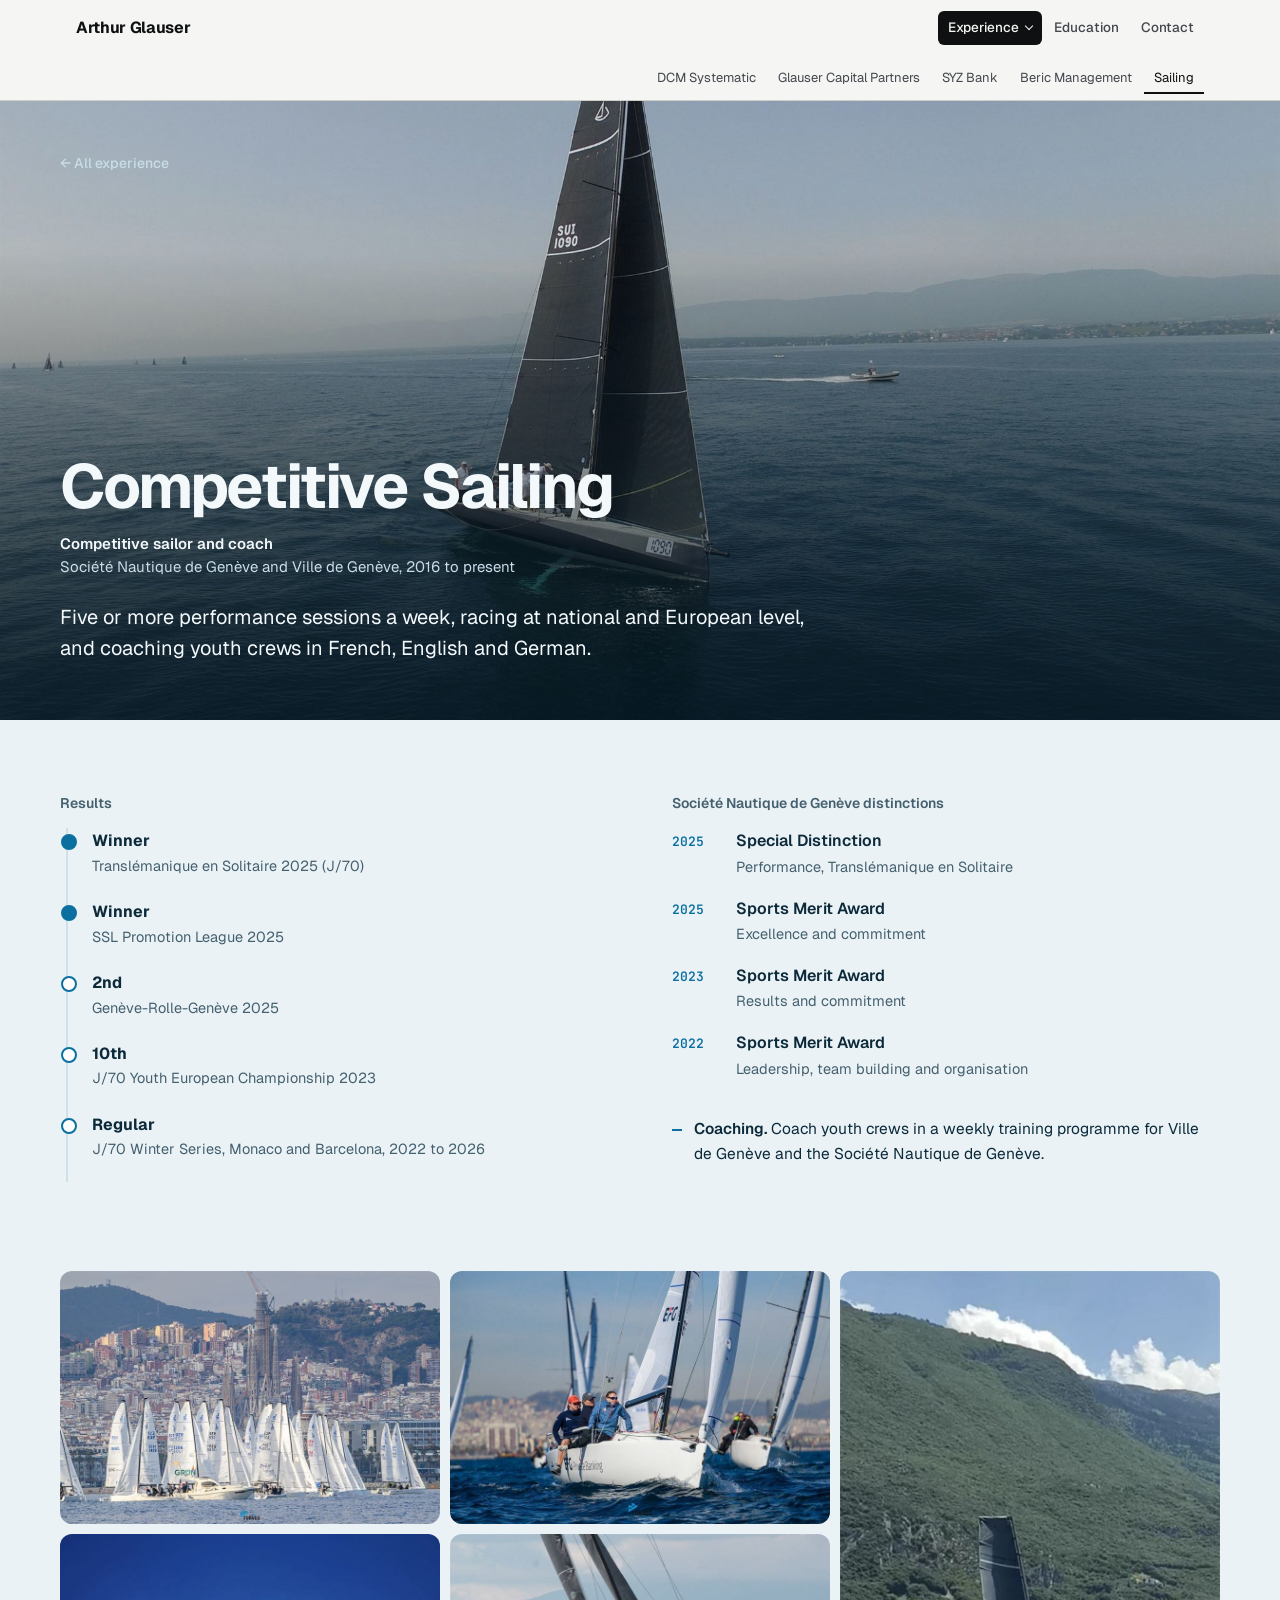
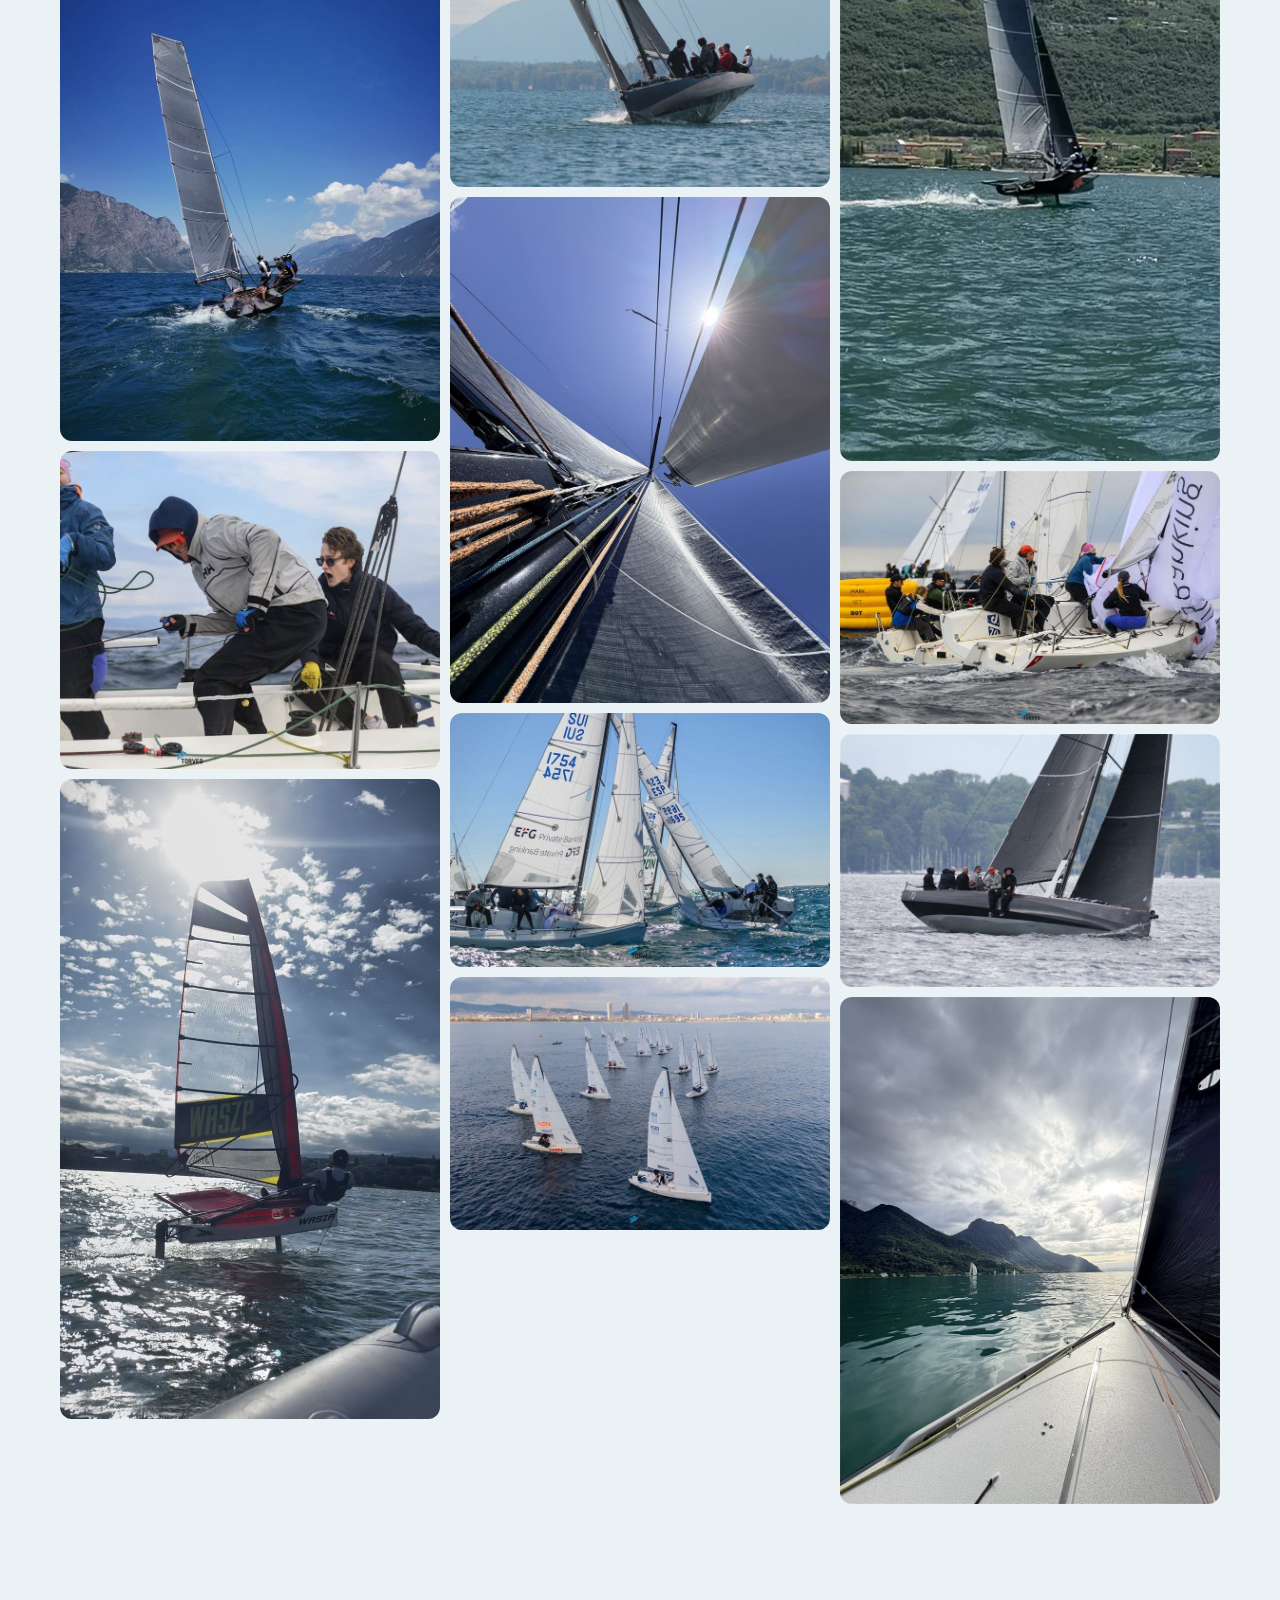
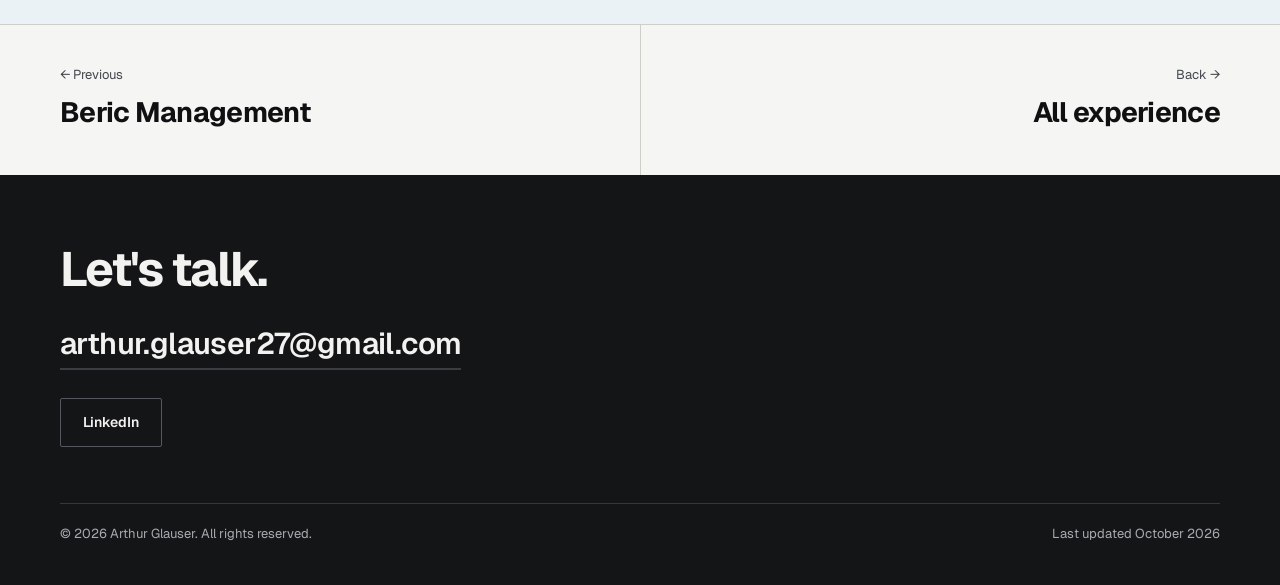
<file: sailing.html>
<!doctype html>
<html lang="en">
<head>
<meta charset="utf-8">
<meta name="viewport" content="width=device-width, initial-scale=1">
<title>Competitive Sailing | Arthur Glauser</title>
<meta name="description" content="Arthur Glauser, competitive sailor and youth coach at the Société Nautique de Genève: results, distinctions and photos.">
<meta property="og:title" content="Competitive Sailing | Arthur Glauser">
<meta property="og:type" content="website">
<meta property="og:description" content="Arthur Glauser, competitive sailor and youth coach at the Société Nautique de Genève: results, distinctions and photos.">
<meta property="og:url" content="https://atglauser.github.io/sailing.html">
<meta property="og:image" content="https://atglauser.github.io/images/og.jpg">
<meta property="og:image:width" content="1200">
<meta property="og:image:height" content="630">
<meta name="twitter:card" content="summary_large_image">
<link rel="canonical" href="https://atglauser.github.io/sailing.html">
<link rel="icon" href="data:image/svg+xml,%3Csvg xmlns='http://www.w3.org/2000/svg' viewBox='0 0 32 32'%3E%3Crect width='32' height='32' rx='6' fill='%23141516'/%3E%3Ctext x='16' y='21.5' font-family='Arial,sans-serif' font-size='14' font-weight='700' fill='%23f5f5f3' text-anchor='middle'%3EAG%3C/text%3E%3C/svg%3E">
<link rel="preconnect" href="https://fonts.googleapis.com">
<link rel="preconnect" href="https://fonts.gstatic.com" crossorigin>
<link href="https://fonts.googleapis.com/css2?family=Geist:wght@400;500;600;700;800&family=Newsreader:opsz,wght@6..72,400;6..72,500&family=JetBrains+Mono:wght@400;600&display=swap" rel="stylesheet">
<link rel="stylesheet" href="styles.css?v=20261017">
<script>document.documentElement.classList.add('js');</script>
</head>
<body data-page="sailing">
<a class="skip" href="#main">Skip to content</a>

<header class="topbar in-exp" id="topbar">
  <div class="topbar-inner">
    <a class="brand" href="index.html">Arthur Glauser</a>
    <nav class="nav" aria-label="Sections">
      <a class="nav-exp active" href="index.html#experience">Experience</a>
      <a href="index.html#education">Education</a>
      <a href="index.html#contact">Contact</a>
    </nav>
  </div>
  <nav class="subnav" aria-label="Experience">
    <div class="subnav-inner">
      <a href="dcm.html">DCM Systematic</a>
      <a href="gcp.html">Glauser Capital Partners</a>
      <a href="syz.html">SYZ Bank</a>
      <a href="beric.html">Beric Management</a>
      <a class="active" aria-current="page" href="sailing.html">Sailing</a>
    </div>
  </nav>
  <div class="progress"></div>
</header>

<main id="main">

<section class="chapter theme-sail" id="sailing">
  <div class="cover">
    <img decoding="async" src="images/sailing-1.jpg" alt="Racing yacht SUI 1090 under sail on Lake Geneva" data-hide>
    <div class="wrap back-row"><a class="back" href="index.html#experience">&larr; All experience</a></div>
    <div class="wrap">
      <h1 class="reveal">Competitive Sailing</h1>
      <p class="meta reveal"><b>Competitive sailor and coach</b>Société Nautique de Genève and Ville de Genève, 2016 to present</p>
      <p class="lede reveal">Five or more performance sessions a week, racing at national and European level, and coaching youth crews in French, English and German.</p>
    </div>
  </div>
  <div class="sail-body">
    <div class="wrap">
      <div class="sail-grid">
        <div class="reveal">
          <p class="subhead">Results</p>
          <ul class="results">
            <li class="win"><div class="place">Winner</div><div class="ev">Translémanique en Solitaire 2025 (J/70)</div></li>
            <li class="win"><div class="place">Winner</div><div class="ev">SSL Promotion League 2025</div></li>
            <li><div class="place">2nd</div><div class="ev">Genève-Rolle-Genève 2025</div></li>
            <li><div class="place">10th</div><div class="ev">J/70 Youth European Championship 2023</div></li>
            <li><div class="place">Regular</div><div class="ev">J/70 Winter Series, Monaco and Barcelona, 2022 to 2026</div></li>
          </ul>
        </div>
        <div class="reveal">
          <p class="subhead">Société Nautique de Genève distinctions</p>
          <ul class="award-list">
            <li><span class="yr">2025</span><div><b>Special Distinction</b><span>Performance, Translémanique en Solitaire</span></div></li>
            <li><span class="yr">2025</span><div><b>Sports Merit Award</b><span>Excellence and commitment</span></div></li>
            <li><span class="yr">2023</span><div><b>Sports Merit Award</b><span>Results and commitment</span></div></li>
            <li><span class="yr">2022</span><div><b>Sports Merit Award</b><span>Leadership, team building and organisation</span></div></li>
          </ul>
          <ul class="bullets">
            <li><b>Coaching.</b> Coach youth crews in a weekly training programme for Ville de Genève and the Société Nautique de Genève.</li>
          </ul>
        </div>
      </div>

      <div class="gallery">
        <div class="ph"><img decoding="async" src="images/sailing-2.jpg" alt="J/70 fleet racing off Barcelona" width="800" height="533" loading="lazy" data-hide></div>
        <div class="ph"><img decoding="async" src="images/sailing-6.jpg" alt="Foiling on Lake Garda" width="800" height="1067" loading="lazy" data-hide></div>
        <div class="ph"><img decoding="async" src="images/sailing-4.jpg" alt="J/70 crew working the cockpit" width="800" height="671" loading="lazy" data-hide></div>
        <div class="ph"><img decoding="async" src="images/sailing-5.jpg" alt="WASZP foiling dinghy" width="713" height="1200" loading="lazy" data-hide></div>
        <div class="ph"><img decoding="async" src="images/sailing-3.jpg" alt="J/70 crew hiking out off Barcelona" width="800" height="534" loading="lazy" data-hide></div>
        <div class="ph"><img decoding="async" src="images/sailing-11.jpg" alt="Racing yacht upwind on Lake Geneva" width="800" height="531" loading="lazy" data-hide></div>
        <div class="ph"><img decoding="async" src="images/sailing-7.jpg" alt="View up the mast under sail" width="800" height="1067" loading="lazy" data-hide></div>
        <div class="ph"><img decoding="async" src="images/sailing-8.jpg" alt="J/70 boats racing upwind" width="800" height="534" loading="lazy" data-hide></div>
        <div class="ph"><img decoding="async" src="images/sailing-14.jpg" alt="Aerial view of the J/70 fleet off Barcelona" width="800" height="533" loading="lazy" data-hide></div>
        <div class="ph"><img decoding="async" src="images/sailing-10.jpg" alt="Foiling across Lake Garda" width="577" height="1200" loading="lazy" data-hide></div>
        <div class="ph"><img decoding="async" src="images/sailing-9.jpg" alt="J/70 crew rounding a mark" width="800" height="533" loading="lazy" data-hide></div>
        <div class="ph"><img decoding="async" src="images/sailing-12.jpg" alt="Crew on the rail of a racing yacht" width="800" height="533" loading="lazy" data-hide></div>
        <div class="ph"><img decoding="async" src="images/sailing-13.jpg" alt="View from the bow under a dark jib" width="800" height="1067" loading="lazy" data-hide></div>
      </div>
    </div>
  </div>
</section>

<nav class="pager" aria-label="More experience">
  <div class="wrap pager-inner">
    <a class="prev" href="beric.html"><span>&larr; Previous</span><b>Beric Management</b></a>
    <a class="next" href="index.html#experience"><span>Back &rarr;</span><b>All experience</b></a>
  </div>
</nav>

<section class="contact compact" id="contact">
  <div class="wrap">
    <h2>Let's talk.</h2>
    <a class="mail" href="mailto:arthur.glauser27@gmail.com">arthur.glauser27@gmail.com</a>
    <div class="btns">
      <a class="btn ghost" href="https://www.linkedin.com/in/arthur-glauser-009a8728b/" target="_blank" rel="noopener">LinkedIn</a>
    </div>
    <div class="foot"><span>&copy; <span id="yr">2026</span> Arthur Glauser. All rights reserved.</span><span>Last updated October 2026</span></div>
  </div>
</section>

</main>
<script src="site.js?v=20261017"></script>
</body>
</html>
</file>
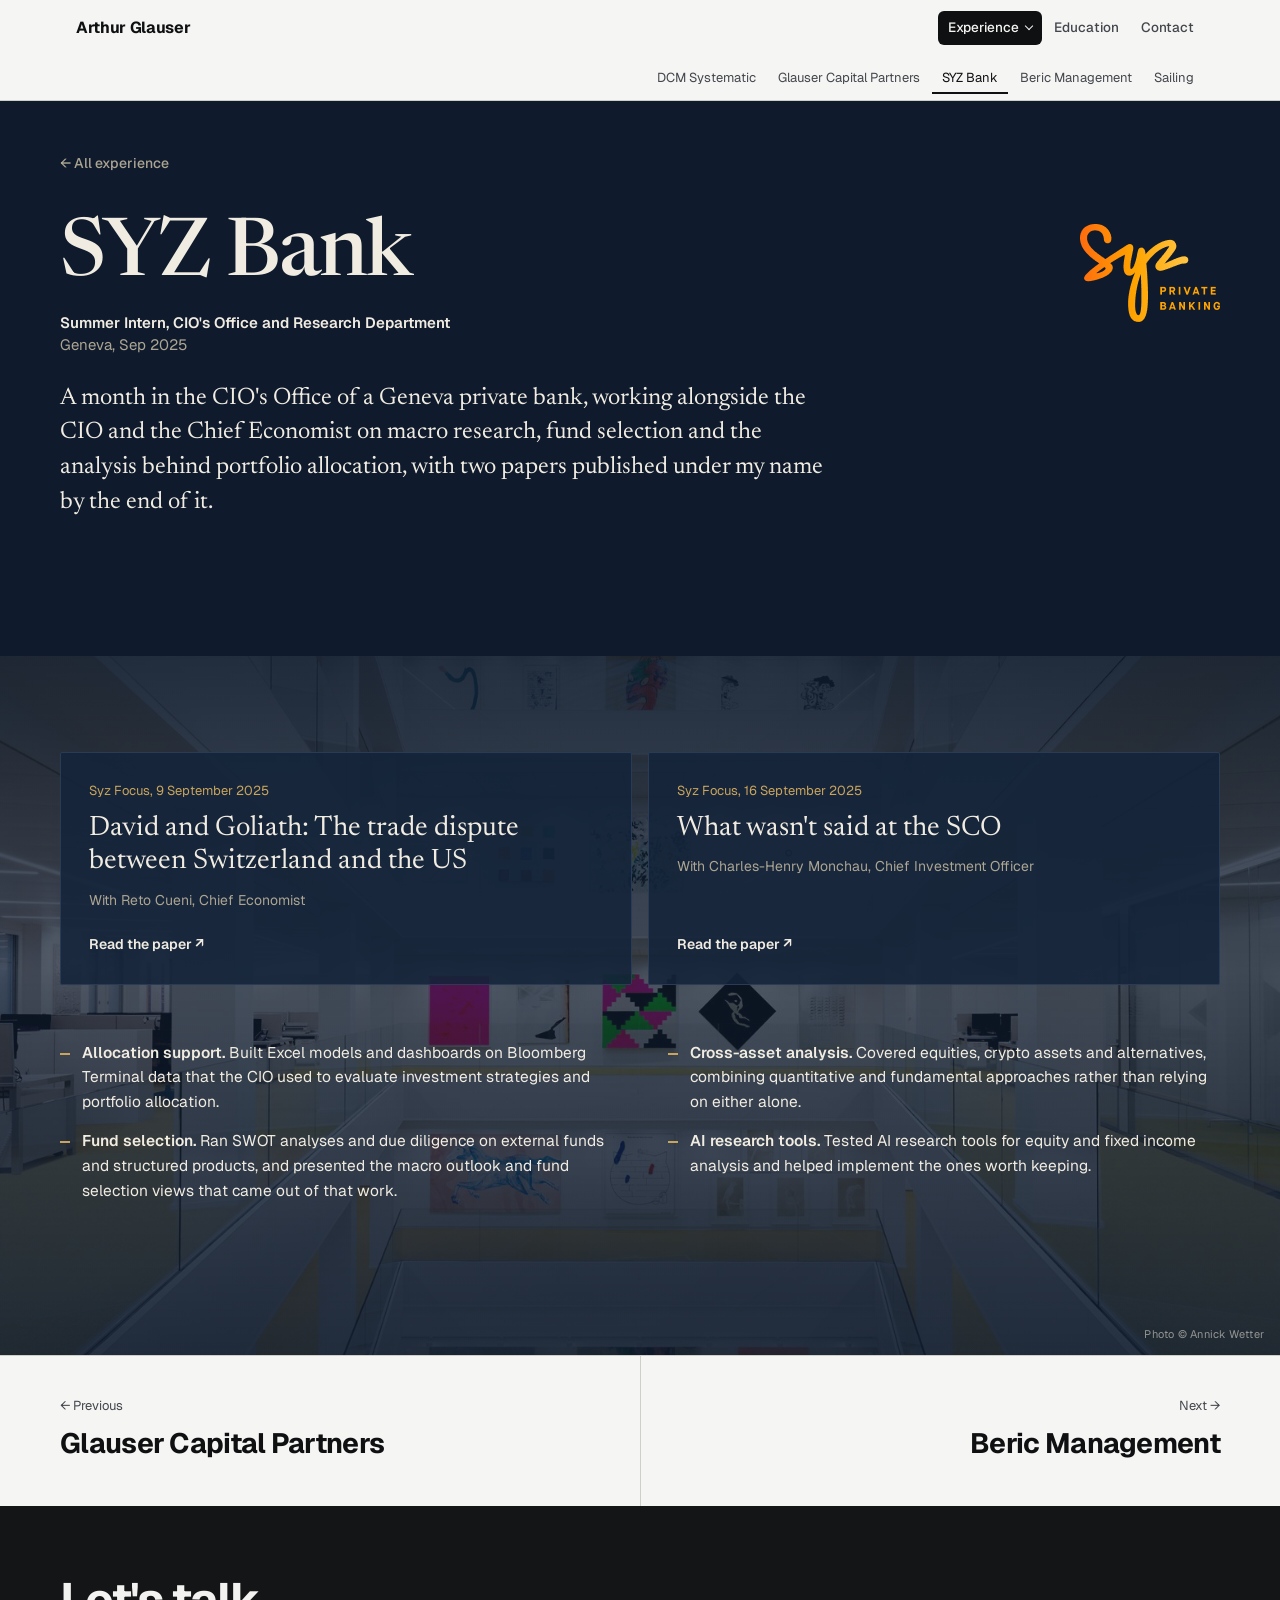
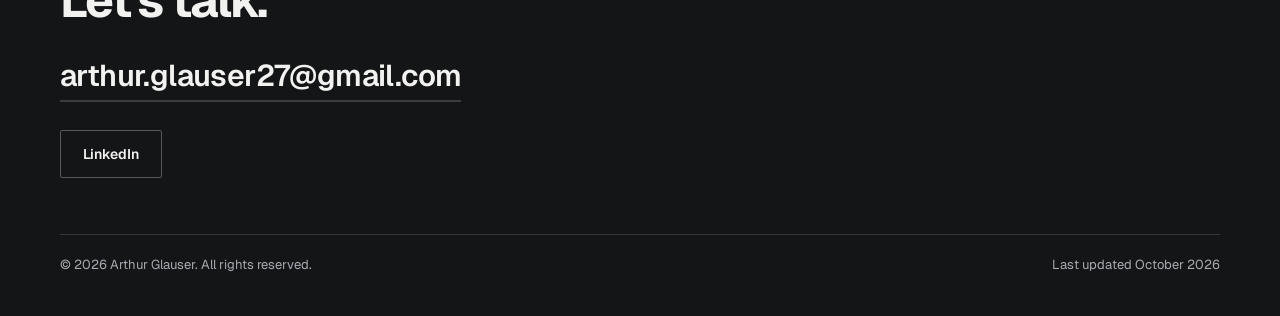
<file: syz.html>
<!doctype html>
<html lang="en">
<head>
<meta charset="utf-8">
<meta name="viewport" content="width=device-width, initial-scale=1">
<title>SYZ Bank | Arthur Glauser</title>
<meta name="description" content="Arthur Glauser at SYZ Bank: macro research, fund selection and two published Syz Focus papers.">
<meta property="og:title" content="SYZ Bank | Arthur Glauser">
<meta property="og:type" content="website">
<meta property="og:description" content="Arthur Glauser at SYZ Bank: macro research, fund selection and two published Syz Focus papers.">
<meta property="og:url" content="https://atglauser.github.io/syz.html">
<meta property="og:image" content="https://atglauser.github.io/images/og.jpg">
<meta property="og:image:width" content="1200">
<meta property="og:image:height" content="630">
<meta name="twitter:card" content="summary_large_image">
<link rel="canonical" href="https://atglauser.github.io/syz.html">
<link rel="icon" href="data:image/svg+xml,%3Csvg xmlns='http://www.w3.org/2000/svg' viewBox='0 0 32 32'%3E%3Crect width='32' height='32' rx='6' fill='%23141516'/%3E%3Ctext x='16' y='21.5' font-family='Arial,sans-serif' font-size='14' font-weight='700' fill='%23f5f5f3' text-anchor='middle'%3EAG%3C/text%3E%3C/svg%3E">
<link rel="preconnect" href="https://fonts.googleapis.com">
<link rel="preconnect" href="https://fonts.gstatic.com" crossorigin>
<link href="https://fonts.googleapis.com/css2?family=Geist:wght@400;500;600;700;800&family=Newsreader:opsz,wght@6..72,400;6..72,500&family=JetBrains+Mono:wght@400;600&display=swap" rel="stylesheet">
<link rel="stylesheet" href="styles.css?v=20261017">
<script>document.documentElement.classList.add('js');</script>
</head>
<body data-page="syz">
<a class="skip" href="#main">Skip to content</a>

<header class="topbar in-exp" id="topbar">
  <div class="topbar-inner">
    <a class="brand" href="index.html">Arthur Glauser</a>
    <nav class="nav" aria-label="Sections">
      <a class="nav-exp active" href="index.html#experience">Experience</a>
      <a href="index.html#education">Education</a>
      <a href="index.html#contact">Contact</a>
    </nav>
  </div>
  <nav class="subnav" aria-label="Experience">
    <div class="subnav-inner">
      <a href="dcm.html">DCM Systematic</a>
      <a href="gcp.html">Glauser Capital Partners</a>
      <a class="active" aria-current="page" href="syz.html">SYZ Bank</a>
      <a href="beric.html">Beric Management</a>
      <a href="sailing.html">Sailing</a>
    </div>
  </nav>
  <div class="progress"></div>
</header>

<main id="main">

<section class="chapter theme-syz page-first" id="syz">
  <div class="wrap back-row"><a class="back" href="index.html#experience">&larr; All experience</a></div>
  <div class="wrap">
    <div class="syz-head">
      <div>
        <h1 class="reveal">SYZ Bank</h1>
        <p class="meta reveal"><b>Summer Intern, CIO's Office and Research Department</b>Geneva, Sep 2025</p>
        <p class="lede reveal">A month in the CIO's Office of a Geneva private bank, working alongside the CIO and the Chief Economist on macro research, fund selection and the analysis behind portfolio allocation, with two papers published under my name by the end of it.</p>
      </div>
      <img decoding="async" class="syz-logo reveal" src="images/syz-logo.png" alt="Syz Private Banking logo" width="140" height="98">
    </div>
  </div>
</section>

<section class="theme-syz syz-art" aria-label="Research and work">
  <p class="photo-credit">Photo &copy; Annick Wetter</p>
  <div class="wrap">

    <div class="papers reveal">
      <a class="paper" href="https://blog.syzgroup.com/slow-food-for-thought/david-and-goliath-the-trade-dispute-between-switzerland-and-the-us" target="_blank" rel="noopener">
        <span class="src">Syz Focus, 9 September 2025</span>
        <span class="t">David and Goliath: The trade dispute between Switzerland and the US</span>
        <span class="d">With Reto Cueni, Chief Economist</span>
        <span class="go">Read the paper &#8599;</span>
      </a>
      <a class="paper" href="https://blog.syzgroup.com/hubfs/Focus_250916_SCO_v1.pdf" target="_blank" rel="noopener">
        <span class="src">Syz Focus, 16 September 2025</span>
        <span class="t">What wasn't said at the SCO</span>
        <span class="d">With Charles-Henry Monchau, Chief Investment Officer</span>
        <span class="go">Read the paper &#8599;</span>
      </a>
    </div>

    <ul class="bullets cols2 reveal">
      <li><b>Allocation support.</b> Built Excel models and dashboards on Bloomberg Terminal data that the CIO used to evaluate investment strategies and portfolio allocation.</li>
      <li><b>Cross-asset analysis.</b> Covered equities, crypto assets and alternatives, combining quantitative and fundamental approaches rather than relying on either alone.</li>
      <li><b>Fund selection.</b> Ran SWOT analyses and due diligence on external funds and structured products, and presented the macro outlook and fund selection views that came out of that work.</li>
      <li><b>AI research tools.</b> Tested AI research tools for equity and fixed income analysis and helped implement the ones worth keeping.</li>
    </ul>
  </div>
</section>

<nav class="pager" aria-label="More experience">
  <div class="wrap pager-inner">
    <a class="prev" href="gcp.html"><span>&larr; Previous</span><b>Glauser Capital Partners</b></a>
    <a class="next" href="beric.html"><span>Next &rarr;</span><b>Beric Management</b></a>
  </div>
</nav>

<section class="contact compact" id="contact">
  <div class="wrap">
    <h2>Let's talk.</h2>
    <a class="mail" href="mailto:arthur.glauser27@gmail.com">arthur.glauser27@gmail.com</a>
    <div class="btns">
      <a class="btn ghost" href="https://www.linkedin.com/in/arthur-glauser-009a8728b/" target="_blank" rel="noopener">LinkedIn</a>
    </div>
    <div class="foot"><span>&copy; <span id="yr">2026</span> Arthur Glauser. All rights reserved.</span><span>Last updated October 2026</span></div>
  </div>
</section>

</main>
<script src="site.js?v=20261017"></script>
</body>
</html>
</file>
<file: styles.css>
/* Design read: recruiter-facing CV site. Main page plus one page per experience, each experience with its own
   visual language. Native CSS + vanilla JS. Dials: variance 6, motion 4, density 4.
   Each themed block sets its own tokens: --bg --fg --muted --accent --card --line --r (radius) --display. */
:root{
  --bg:#f5f5f3; --fg:#0f1012; --muted:#43474d; --accent:#0f1012; --card:#ffffff; --line:#cfcfca; --r:8px;
  --sans:'Geist',system-ui,-apple-system,'Segoe UI',sans-serif;
  --serif:'Newsreader',Georgia,'Times New Roman',serif;
  --mono:'JetBrains Mono',ui-monospace,Menlo,Consolas,monospace;
  --display:var(--sans);
  --ease:cubic-bezier(.16,1,.3,1);
  --maxw:1160px;
}
*{box-sizing:border-box;margin:0;padding:0}
html{scroll-behavior:smooth;scroll-padding-top:104px}
body{background:var(--bg);color:var(--fg);font-family:var(--sans);font-size:16px;line-height:1.6;-webkit-font-smoothing:antialiased;overflow-x:hidden}
a{color:inherit}
img{max-width:100%;display:block}
h1,h2,h3{text-wrap:balance}
:focus-visible{outline:2px solid currentColor;outline-offset:3px}
.skip{position:absolute;left:16px;top:-60px;background:var(--fg);color:var(--bg);padding:8px 14px;border-radius:6px;z-index:11;text-decoration:none}
.skip:focus{top:12px}
.wrap{max-width:var(--maxw);margin:0 auto;position:relative}

/* Top bar + Experience sub-menu */
/* Solid bar on purpose: backdrop-filter blur re-renders on every scroll frame and caused lag */
.topbar{position:fixed;inset:0 0 auto 0;z-index:10;background:#f5f5f3;border-bottom:1px solid var(--line)}
.topbar-inner{max-width:var(--maxw);margin:0 auto;padding:0 16px;height:56px;display:flex;align-items:center;gap:20px}
.brand{font-weight:700;letter-spacing:-.02em;text-decoration:none;white-space:nowrap}
.nav{display:flex;gap:2px;margin-left:auto;overflow-x:auto;scrollbar-width:none}
.nav::-webkit-scrollbar,.subnav-inner::-webkit-scrollbar{display:none}
.nav a{font-size:13.5px;font-weight:500;color:var(--muted);text-decoration:none;padding:6px 10px;border-radius:6px;white-space:nowrap;transition:background-color .25s var(--ease),color .25s var(--ease)}
.nav a:hover{color:var(--fg)}
.nav a.active{background:var(--fg);color:#f5f5f3}
.nav-exp::after{content:"";display:inline-block;width:5px;height:5px;margin:0 0 3px 7px;border-right:1.5px solid currentColor;border-bottom:1.5px solid currentColor;transform:rotate(45deg)}
.subnav{position:absolute;left:0;right:0;top:100%;background:#f5f5f3;border-bottom:1px solid var(--line);opacity:0;transform:translateY(-6px);pointer-events:none;transition:opacity .3s var(--ease),transform .3s var(--ease)}
.topbar.in-exp .subnav,.topbar.peek .subnav,.subnav:focus-within{opacity:1;transform:none;pointer-events:auto}
.subnav-inner{max-width:var(--maxw);margin:0 auto;padding:0 16px;height:44px;display:flex;align-items:center;justify-content:flex-end;gap:2px;overflow-x:auto;scrollbar-width:none}
.subnav a{font-size:13px;color:var(--muted);text-decoration:none;padding:6px 10px;white-space:nowrap;transition:color .25s var(--ease),box-shadow .25s var(--ease)}
.subnav a:hover{color:var(--fg)}
.subnav a.active{color:var(--fg);box-shadow:inset 0 -2px 0 var(--fg)}
.progress{position:absolute;left:0;right:0;bottom:-1px;height:2px;background:var(--fg);transform:scaleX(0);transform-origin:0 50%;display:none}
@supports (animation-timeline:scroll()){
  .progress{display:block;animation:grow linear both;animation-timeline:scroll(root)}
}
@keyframes grow{to{transform:scaleX(1)}}

/* Buttons */
.btns{display:flex;flex-wrap:wrap;gap:10px}
.btn{display:inline-flex;align-items:center;font-size:14px;font-weight:600;padding:12px 22px;border-radius:2px;text-decoration:none;border:1px solid var(--fg);white-space:nowrap;transition:transform .2s var(--ease),background-color .2s var(--ease),color .2s var(--ease)}
.btn:hover{transform:translateY(-1px)}
.btn:active{transform:scale(.98)}
.btn.primary{background:var(--fg);color:var(--bg)}
.btn.ghost{background:transparent}

/* Hero: minimal monochrome, asymmetric split */
.hero{min-height:100vh;min-height:100dvh;display:flex;align-items:center;padding:96px 16px 56px}
.hero-inner{max-width:var(--maxw);margin:0 auto;width:100%;display:grid;grid-template-columns:1.35fr 1fr;gap:64px;align-items:center}
.eyebrow{display:flex;align-items:center;gap:10px;font-family:var(--mono);font-size:12px;letter-spacing:.1em;text-transform:uppercase;color:var(--muted);margin-bottom:22px}
.eyebrow::before{content:"";width:8px;height:8px;border-radius:50%;background:#2f9e5e;flex:none}
.hero h1{font-size:clamp(46px,6.2vw,80px);line-height:.95;letter-spacing:-.045em;font-weight:700;padding-bottom:28px;border-bottom:1px solid var(--fg);max-width:9ch}
.hero .sub{font-size:clamp(16px,1.6vw,18px);color:var(--muted);margin:24px 0 32px;max-width:32em}
.portrait{aspect-ratio:4/5;border-radius:2px;overflow:hidden;position:relative;background:#1c1e21}
.portrait img{width:100%;height:100%;object-fit:cover;object-position:50% 20%}
.portrait .initials{position:absolute;inset:0;display:flex;align-items:center;justify-content:center;font-size:clamp(72px,9vw,112px);font-weight:700;letter-spacing:-.05em;color:#3a3d42}
.portrait.hasimg .initials{display:none}

/* Highlights strip */
.stats{border-block:1px solid var(--line);background:var(--card)}
.stats-inner{max-width:var(--maxw);margin:0 auto;display:grid;grid-template-columns:repeat(4,1fr)}
.stat{display:flex;flex-direction:column-reverse;gap:10px;padding:28px 20px;border-right:1px solid var(--line)}
.stat:last-child{border-right:0}
.stat .num{font-size:clamp(26px,3.4vw,38px);font-weight:600;letter-spacing:-.03em;font-variant-numeric:tabular-nums lining-nums}
.stat .lbl{font-family:var(--mono);font-size:11px;letter-spacing:.06em;text-transform:uppercase;color:var(--muted)}

/* Experience cards (main page): each card wears its experience's theme */
.xp{padding:120px 16px}
/* Home section headers: ledger style, title + hairline + mono range */
.sec-head{display:flex;align-items:baseline;justify-content:space-between;gap:24px;padding-bottom:16px;border-bottom:1px solid var(--fg);margin-bottom:40px}
.chapter .sec-head h2,.xp .sec-head h2{font-size:clamp(30px,3.6vw,44px);line-height:1;letter-spacing:-.035em;font-weight:600;margin:0}
.sec-head .range{font-family:var(--mono);font-size:12px;letter-spacing:.06em;text-transform:uppercase;color:var(--muted);white-space:nowrap}
.xp-grid{display:grid;grid-template-columns:repeat(6,1fr);gap:14px}
.xp-card{position:relative;display:flex;flex-direction:column;overflow:hidden;text-decoration:none;background:var(--bg);color:var(--fg);border:1px solid var(--line);border-radius:0;transition:transform .3s var(--ease)}
.xp-card:hover{transform:translateY(-4px)}
.xp-card.theme-dcm::before{display:none}
.xp-card:active{transform:translateY(-1px)}
.xp-card.span3{grid-column:span 3}
.xp-card.span2{grid-column:span 2}
.xp-media{position:relative;aspect-ratio:16/9;overflow:hidden;background:var(--ph,var(--card))}
.xp-media img{width:100%;height:100%;object-fit:cover;transition:transform .6s var(--ease)}
.xp-card:hover .xp-media img{transform:scale(1.03)}
.xp-media.logo{display:flex;align-items:center;justify-content:center;background:var(--card);border-bottom:1px solid var(--line)}
.xp-media.logo img{width:auto;height:auto;max-width:46%;max-height:58%;object-fit:contain}
.xp-card:hover .xp-media.logo img{transform:none}
.xp-body{display:flex;flex-direction:column;gap:8px;padding:24px 24px 22px;flex:1;position:relative}
.xp-role{font-size:13px;color:var(--muted)}
/* Card titles share one style on the home grid; theming stays on the inner pages */
.xp-card h3{font-family:var(--sans);font-size:clamp(24px,2.6vw,32px);line-height:1.05;letter-spacing:-.03em;font-weight:700}
.xp-sum{font-size:15px;max-width:52ch}
.xp-fig{margin-top:auto;padding-top:14px;font-size:13.5px;color:var(--muted)}
.xp-fig b{display:block;font-size:22px;letter-spacing:-.02em;color:var(--accent);font-variant-numeric:tabular-nums}
.xp-go{font-size:13.5px;font-weight:600;margin-top:10px}
.xp-go::after{content:" \2192";display:inline-block;transition:transform .3s var(--ease)}
.xp-card:hover .xp-go::after{transform:translateX(4px)}

.xp-card.theme-dcm .xp-role,.xp-card.theme-dcm .xp-fig b{font-family:var(--mono)}


/* Distinctions (main page): dark, year-led list */
.theme-dist{--bg:#16181c;--fg:#f0efe9;--muted:#a3a7ae;--accent:#9dbcf5;--line:#2a2e35;--r:0px}

.dist-list{list-style:none}
.dist-list li{display:grid;grid-template-columns:120px 1fr;gap:24px;align-items:baseline;padding:26px 0;border-bottom:1px solid var(--line)}
.dist-list .yr{font-family:var(--mono);font-size:clamp(20px,2.2vw,26px);font-weight:600;color:var(--accent);letter-spacing:-.01em}
.dist-list b{display:block;font-size:clamp(19px,2vw,24px);font-weight:600;letter-spacing:-.02em}
.dist-list span:not(.yr){display:block;font-size:15px;color:var(--muted);margin-top:4px;max-width:70ch}

/* Shared chapter parts */
.chapter{background:var(--bg);color:var(--fg);padding:120px 16px;position:relative;overflow-x:clip}
.chapter.page-first{padding-top:150px}
.chapter h1,.chapter h2{font-family:var(--display);font-size:clamp(38px,5.2vw,62px);line-height:1;letter-spacing:-.035em;font-weight:700}
.back-row{margin-bottom:40px}
.back{font-size:14px;font-weight:500;color:var(--muted);text-decoration:none;transition:color .25s var(--ease)}
.back:hover{color:var(--fg)}
.meta{margin:16px 0 24px;color:var(--muted);font-size:15px;line-height:1.5}
.meta b{display:block;color:var(--fg);font-weight:600}
.lede{font-size:clamp(17px,1.8vw,20px);line-height:1.55;margin-bottom:40px;max-width:60ch}
.bullets{list-style:none;display:grid;gap:14px;margin-bottom:32px}
.bullets li{position:relative;padding-left:22px;font-size:15.5px;max-width:68ch}
.bullets li::before{content:"";position:absolute;left:0;top:.78em;width:10px;height:2px;background:var(--accent)}
.bullets b{font-weight:600}
.tags{display:flex;flex-wrap:wrap;gap:6px}
.tag{font-size:12.5px;padding:4px 10px;border:1px solid var(--line);border-radius:var(--r);color:var(--muted)}
.subhead{font-size:14px;font-weight:600;color:var(--muted);margin-bottom:14px}
.media{position:relative;overflow:hidden;border-radius:var(--r);background:var(--ph,var(--card))}
.media img{width:100%;height:100%;object-fit:cover}
.media .mono{position:absolute;inset:0;display:flex;align-items:center;justify-content:center;font-family:var(--display);font-weight:700;font-size:clamp(48px,8vw,104px);letter-spacing:-.04em;color:var(--ph-fg,var(--line))}
.media.hasimg .mono{display:none}
.media.logo{background:var(--card);border:1px solid var(--line)}
.media.logo img{object-fit:contain;padding:18%}
.split>.media.logo{aspect-ratio:1/1}
.split{display:grid;grid-template-columns:1fr 1.15fr;gap:64px;align-items:start}
.split>.media{position:sticky;top:120px;aspect-ratio:4/5}
.split.flip>.media{order:2}
.kpis{display:grid;grid-template-columns:repeat(3,1fr);gap:1px;background:var(--line);border:1px solid var(--line);margin-bottom:40px}
.kpi{background:var(--bg);padding:18px}
.kpi .num{font-size:clamp(22px,2.4vw,30px);font-weight:700;letter-spacing:-.03em;color:var(--accent);white-space:nowrap;font-variant-numeric:tabular-nums}
.kpi .lbl{font-size:12.5px;color:var(--muted);line-height:1.4}

/* DCM: tactical terminal. Sharp corners, mono metadata, scanlines */
/* DCM brand palette: navy #1e2749, mid blue #18407a, light blue #497ebb (accent lifted for contrast on navy) */
.theme-dcm{--bg:#121a35;--fg:#eef1f8;--muted:#9ba7c6;--accent:#6a9fe0;--card:#1a2449;--line:#2b3a6b;--r:0px;--ph:#1a2449;--ph-fg:#2b3a6b}
.theme-dcm .media.logo,.xp-card.theme-dcm .xp-media.logo{background:#ffffff;border-color:#ffffff}
.dcm-photo{aspect-ratio:21/9;margin-top:88px;border-left:4px solid #18407a}
.dcm-photo img{object-position:center 40%}
.theme-dcm::before{content:"";position:absolute;inset:0;background:repeating-linear-gradient(0deg,transparent 0 2px,rgba(255,255,255,.02) 2px 4px);pointer-events:none}
.theme-dcm h1,.theme-dcm h2{text-transform:uppercase;font-weight:800;letter-spacing:-.04em;line-height:.92}
.theme-dcm .meta{font-family:var(--mono);font-size:12.5px;letter-spacing:.06em;text-transform:uppercase}
.theme-dcm .meta b{display:inline;color:var(--accent);font-weight:600}
.theme-dcm .media .mono{font-family:var(--mono)}
.theme-dcm .kpi .num{font-family:var(--mono)}
.theme-dcm .bullets li::before{content:">";background:none;width:auto;height:auto;top:0;color:var(--accent);font-family:var(--mono)}
.theme-dcm .tag{font-family:var(--mono);text-transform:uppercase;font-size:11.5px;letter-spacing:.06em}
.theme-dcm .back{font-family:var(--mono);font-size:12.5px;text-transform:uppercase;letter-spacing:.06em}
.pipeline{font-family:var(--mono);font-size:13px;background:var(--card);border:1px solid var(--line);padding:18px;margin-bottom:40px}
.pipeline .row{display:flex;flex-wrap:wrap;align-items:center;gap:8px}
.pipeline .step{padding:6px 10px;border:1px solid var(--line)}
.pipeline .step.out{border-color:var(--accent);color:var(--accent)}
.pipeline .arrow{color:var(--muted)}
.pipeline .cap{color:var(--muted);margin-top:12px;font-size:12px}

/* SYZ: private bank editorial. Navy and gold, serif, full-width stack */
.theme-syz{--bg:#0f1b2d;--fg:#f1ece2;--muted:#aca592;--accent:#c9a45c;--card:#14243a;--line:#2a3b55;--r:2px;--display:var(--serif);--ph:linear-gradient(160deg,#1a2c47,#0f1b2d);--ph-fg:rgba(201,164,92,.3)}
.theme-syz h1,.theme-syz h2{font-weight:500;letter-spacing:-.025em;font-size:clamp(44px,6.4vw,80px)}
.theme-syz .lede{font-family:var(--serif);font-size:clamp(19px,2vw,24px);line-height:1.45}
.syz-head{display:grid;grid-template-columns:minmax(0,780px) auto;justify-content:space-between;align-items:start;gap:48px;margin-bottom:16px}
.syz-logo{width:140px;height:auto;margin-top:8px}
.theme-syz.page-first{padding-bottom:80px}
/* Papers and bullets sit on the atrium photo under a navy overlay; plain scrolling background (no fixed attachment, for performance) */
.syz-art{position:relative;background:var(--bg);color:var(--fg);padding:96px 16px 120px;
  background-image:linear-gradient(180deg,rgba(15,27,45,.9) 0%,rgba(15,27,45,.72) 45%,rgba(15,27,45,.9) 100%),url(images/syz-atrium.jpg);
  background-size:cover;background-position:center}
.syz-art .paper{background:rgba(20,36,58,.88)}
.photo-credit{position:absolute;right:16px;bottom:12px;font-size:11px;color:rgba(241,236,226,.55);letter-spacing:.02em}
.papers{display:grid;grid-template-columns:1fr 1fr;gap:16px;margin-bottom:56px}
.paper{display:flex;flex-direction:column;gap:10px;text-decoration:none;padding:28px;border:1px solid var(--line);border-radius:var(--r);background:var(--card);transition:border-color .3s var(--ease),transform .3s var(--ease)}
.paper:hover{border-color:var(--accent);transform:translateY(-2px)}
.paper .src{font-size:13px;color:var(--accent)}
.paper .t{font-family:var(--serif);font-size:clamp(22px,2.4vw,28px);line-height:1.2}
.paper .d{font-size:14px;color:var(--muted)}
.paper .go{margin-top:auto;padding-top:12px;font-size:14px;font-weight:600}
.cols2{grid-template-columns:1fr 1fr;column-gap:56px}

/* GCP: hard monochrome. Black on bone, heavy uppercase, thick rules, cut corners and a slanted black band */
.theme-gcp{--bg:#efefed;--fg:#0d0d0d;--muted:#4b4b4b;--accent:#0d0d0d;--card:#ffffff;--line:#0d0d0d;--r:0px;--ph:#1b1b1b;--ph-fg:#3a3a3a;
  --cut:polygon(0 0,100% 0,100% calc(100% - 56px),calc(100% - 56px) 100%,0 100%)}
.theme-gcp h1,.theme-gcp h2{font-weight:800;letter-spacing:-.045em;text-transform:uppercase;line-height:.9}
.theme-gcp h1{font-size:clamp(44px,6.2vw,82px)}
.theme-gcp .meta b{text-transform:uppercase;letter-spacing:.06em;font-size:13px}
.theme-gcp .back,.theme-gcp .subhead{text-transform:uppercase;letter-spacing:.1em;font-size:12px;font-weight:700;color:var(--fg)}
.theme-gcp .lede{font-weight:500}
.theme-gcp .media{clip-path:var(--cut)}
.theme-gcp .bullets li::before{top:.55em;width:9px;height:9px;background:var(--fg);transform:skewX(-20deg)}
.theme-gcp .tag{border:1.5px solid var(--fg);color:var(--fg);text-transform:uppercase;letter-spacing:.08em;font-size:11px;font-weight:700}
/* Original logo (dark square, cream letters) on a black rectangle exactly as wide as the title below:
   the wrapper shrinks to the title's longest line, the plate stretches to it */
.gcp-title{display:inline-grid;max-width:100%}
.gcp-plate{display:grid;place-items:center;background:#000000;padding:22px 0;margin-bottom:22px}
.gcp-mark{display:block;width:84px;height:auto}
.figure{border-top:8px solid var(--fg);padding-top:18px;margin-bottom:24px}
.figure .big{font-size:clamp(60px,9.5vw,120px);font-weight:800;letter-spacing:-.055em;line-height:.88;color:var(--accent);font-variant-numeric:tabular-nums}
.figure .lbl{font-size:13px;color:var(--muted);margin-top:12px;text-transform:uppercase;letter-spacing:.06em;font-weight:600}
.theme-gcp .kpis{grid-template-columns:1fr 1fr;gap:2px;background:var(--fg);border:2px solid var(--fg)}
.theme-gcp .kpi{background:var(--card)}
.theme-gcp .kpi .num{font-weight:800}
.stack{margin-bottom:44px}
.stack .bar{display:flex;height:52px;font-size:12px;font-weight:800;text-transform:uppercase;letter-spacing:.08em;border:2px solid var(--fg)}
.stack .debt{flex:0 0 70%;background:repeating-linear-gradient(135deg,#ffffff 0 9px,#d9d9d6 9px 11px);color:var(--fg);display:flex;align-items:center;padding-left:14px}
.stack .eq{flex:1;background:var(--fg);color:#ffffff;display:flex;align-items:center;padding-left:14px;clip-path:polygon(14px 0,100% 0,100% 100%,0 100%);margin-left:-14px;padding-left:24px}
.flow{margin-top:12px;font-size:12.5px;color:var(--muted);text-transform:uppercase;letter-spacing:.06em;font-weight:600}

/* GCP concept band: black, slanted top edge */
.gcp-band{background:#0d0d0d;color:#f2f2f0;padding:calc(120px + 6vw) 16px 120px;clip-path:polygon(0 6vw,100% 0,100% 100%,0 100%);margin-top:-6vw;position:relative}
.gcp-band .concept{display:grid;grid-template-columns:1fr 1fr;gap:56px 72px}
.gcp-band .c-block{border-top:3px solid #f2f2f0;padding-top:20px}
.gcp-band .c-title{font-size:clamp(22px,2.2vw,28px);line-height:1;font-weight:800;letter-spacing:-.03em;text-transform:uppercase;margin-bottom:14px}
.gcp-band .c-block p{font-size:15.5px;color:#c9c9c6;max-width:62ch}
.ambition{font-size:clamp(22px,2.6vw,34px);font-weight:800;letter-spacing:-.03em;line-height:1.1;text-transform:uppercase;max-width:34ch;margin:88px 0 64px}
.gcp-visuals{display:grid;grid-template-columns:1.7fr 1fr;grid-auto-rows:clamp(280px,32vw,440px);gap:12px}
.gcp-visuals .media{clip-path:polygon(0 0,100% 0,100% calc(100% - 48px),calc(100% - 48px) 100%,0 100%);background:#1b1b1b}
.gcp-visuals .plan{background:#ffffff;clip-path:polygon(48px 0,100% 0,100% 100%,0 100%,0 48px)}
.gcp-visuals .plan img{object-fit:contain;padding:16px}

.xp-card.theme-gcp{border:2px solid #0d0d0d}

/* Beric: terracotta and slate. Figure-led column, project renderings */
.theme-beric{--bg:#e6e4e1;--fg:#1f2326;--muted:#596066;--accent:#a4532a;--card:#f1efec;--line:#cfcbc5;--r:4px;--ph:linear-gradient(160deg,#cdbcad,#a4532a);--ph-fg:rgba(255,255,255,.55)}
.beric-grid{display:grid;grid-template-columns:1fr 1.3fr;gap:64px;align-items:start}
.beric-fig .big{font-size:clamp(56px,8vw,104px);font-weight:800;letter-spacing:-.05em;line-height:.9;color:var(--accent);font-variant-numeric:tabular-nums}
.beric-fig .lbl{font-size:14px;color:var(--muted);margin:10px 0 28px}
.beric-fig .media{aspect-ratio:3/2}
.beric-projects{margin-top:96px}
.proj-grid{display:grid;grid-template-columns:1.4fr 1fr;gap:12px}
.proj-grid .media{aspect-ratio:3/2}
.proj-grid .media:nth-child(2),.proj-grid .media:nth-child(3){aspect-ratio:auto}
.proj-grid .media:nth-child(3){grid-column:2;grid-row:2}

/* Sailing: photo-led cover, sea blue */
.theme-sail{--bg:#eaf2f6;--fg:#0c2a3a;--muted:#45606e;--accent:#0b6f9f;--card:#ffffff;--line:#cfe0e8;--r:12px;padding:0}
.cover{position:relative;min-height:min(80vh,740px);display:flex;flex-direction:column;justify-content:flex-end;padding:150px 16px 56px;color:#f3f8fb;background:linear-gradient(170deg,#7fb6cf,#0b4f73 70%,#062c42)}
.cover img{position:absolute;inset:0;width:100%;height:100%;object-fit:cover}
.cover::after{content:"";position:absolute;inset:0;background:linear-gradient(to top,rgba(4,22,33,.82),rgba(4,22,33,.1) 65%)}
.cover .wrap{width:100%;z-index:1}
.cover .back-row{margin-bottom:auto;padding-bottom:40px}
.cover .back{color:#c9dde8}
.cover .back:hover{color:#f3f8fb}
.cover .meta{color:#c9dde8}
.cover .meta b{color:#f3f8fb}
.cover .lede{margin-bottom:0}
.sail-body{padding:72px 16px 120px}
.sail-grid{display:grid;grid-template-columns:1fr 1fr;gap:64px}
.results{list-style:none;border-left:2px solid var(--line);margin:0 0 8px 6px}
.results li{position:relative;padding:0 0 22px 24px}
.results li::before{content:"";position:absolute;left:-7px;top:6px;width:12px;height:12px;border-radius:50%;background:var(--card);border:2px solid var(--accent)}
.results li.win::before{background:var(--accent)}
.results .place{font-weight:700}
.results .ev{color:var(--muted);font-size:14.5px}
.award-list{list-style:none;display:grid;gap:16px;margin-bottom:36px}
.award-list li{display:grid;grid-template-columns:52px 1fr;gap:12px;align-items:baseline}
.award-list .yr{font-family:var(--mono);font-size:13px;font-weight:600;color:var(--accent)}
.award-list b{display:block;font-weight:600}
.award-list div span{font-size:14.5px;color:var(--muted)}

/* Gallery: masonry columns, photos keep their own proportions */
.gallery{columns:3 260px;column-gap:10px;margin-top:72px}
.gallery .ph{break-inside:avoid;margin-bottom:10px;border-radius:var(--r);overflow:hidden;background:linear-gradient(160deg,#9cc9dd,#0b6f9f)}
.gallery .ph img{width:100%;height:auto}
.gallery .ph.missing{display:none}

/* Education: minimalist document, asymmetric bento */
.theme-edu{--bg:#fbfbfa;--fg:#1d1f21;--muted:#6b6e72;--accent:#1d1f21;--card:#ffffff;--line:#d9d9d6;--r:0px;--display:var(--serif)}

.bento{display:grid;grid-template-columns:repeat(3,1fr);gap:1px;background:var(--line);border:1px solid var(--line)}
.cell{background:var(--card);padding:32px}
.cell.wide{grid-column:span 2}


.cell h3{font-family:var(--serif);font-weight:500;font-size:clamp(22px,2.4vw,28px);line-height:1.15;letter-spacing:-.015em}
.cell .meta{font-size:14px;margin:8px 0 16px}
.cell .meta b{font-weight:500}
.cell ul{list-style:none;display:grid;gap:8px;font-size:14.5px;color:#3b3e42}
.certs{margin-top:56px}
.certs h3{font-family:var(--serif);font-weight:500;font-size:24px;margin-bottom:20px}
.cert-list{list-style:none;display:grid;grid-template-columns:1fr 1fr;gap:20px 56px}
.cert-list li{display:grid;grid-template-columns:44px 1fr;gap:16px;align-items:center}
.cert-logo{width:44px;height:44px;object-fit:contain}
.cert-list .w{font-weight:600;font-size:15px}
.cert-list .o{font-size:13.5px;color:var(--muted)}

/* Pager between experience pages */
.pager{background:var(--bg);border-top:1px solid var(--line);padding:0 16px}
.pager-inner{display:grid;grid-template-columns:1fr 1fr}
.pager a{display:flex;flex-direction:column;gap:4px;padding:40px 0;text-decoration:none;transition:color .25s var(--ease)}
.pager a span{font-size:13px;color:var(--muted)}
.pager a b{font-size:clamp(20px,2.4vw,28px);letter-spacing:-.025em;font-weight:700}
.pager a:hover b{text-decoration:underline;text-underline-offset:5px;text-decoration-thickness:2px}
.pager .next{text-align:right;align-items:flex-end;border-left:1px solid var(--line);padding-left:24px}
.pager .prev{padding-right:24px}

/* Contact: dark, type-led */
.contact{background:#141516;color:#f2f2f0;padding:128px 16px 56px}
.contact h2{font-size:clamp(40px,5.6vw,72px);letter-spacing:-.045em;line-height:.95;font-weight:700;margin-bottom:28px}
.contact p{color:#a9adb5;font-size:18px;max-width:40em;margin-bottom:36px}
.contact.compact{padding:72px 16px 40px}
.contact.compact h2{font-size:clamp(32px,4vw,48px)}
.mail{display:inline-block;font-size:clamp(22px,4vw,44px);font-weight:600;letter-spacing:-.02em;text-decoration:none;border-bottom:2px solid #3a3d42;margin-bottom:40px;overflow-wrap:anywhere;transition:border-color .25s var(--ease)}
.contact.compact .mail{font-size:clamp(20px,3vw,30px);margin-bottom:28px}
.mail:hover{border-color:#f2f2f0}
.contact .btn{border-color:#55595f;color:#f2f2f0}
.foot{display:flex;flex-wrap:wrap;justify-content:space-between;gap:8px 24px;margin-top:96px;padding-top:20px;border-top:1px solid #34373c;font-size:13px;color:#a7abb2}
.contact.compact .foot{margin-top:56px}

/* Reveal */
/* Fade only: sliding many blocks at once while scrolling caused jank */
.js .reveal{opacity:0;transition:opacity .5s var(--ease)}
.js .reveal.in{opacity:1}
/* Count-up numbers rewrite text every frame; keep that re-layout local */
.stat,.kpi,.figure,.beric-fig .big,.xp-fig{contain:layout}
.edu-head{display:flex;align-items:center;gap:14px}
.edu-logo{width:40px;height:40px;object-fit:contain;flex:none}
@media (prefers-reduced-motion:reduce){
  html{scroll-behavior:auto}
  .js .reveal{opacity:1;transform:none;transition:none}
  .subnav,.btn,.paper,.xp-card,.xp-media img{transition:none}
}

/* Responsive */
@media (max-width:860px){
  .hero-inner,.split,.beric-grid,.sail-grid,.papers,.cols2,.cert-list,.concept,.gcp-visuals,.proj-grid{grid-template-columns:1fr}
  .hero-inner{gap:36px}
  .portrait{max-width:200px;aspect-ratio:1/1;order:-1}
  .chapter,.xp{padding:88px 16px}
  .chapter.page-first{padding-top:136px}
  .theme-sail{padding:0}
  .split>.media{position:relative;top:0;aspect-ratio:16/10}
  .split.flip>.media{order:0}
  .beric-grid,.sail-grid{gap:40px}
  .syz-head{grid-template-columns:1fr;gap:0}
  .syz-logo{order:-1;width:112px;margin:0 0 28px}
  .split>.media.logo{aspect-ratio:16/10}
  .media.logo img{padding:12% 22%}
  .stats-inner{grid-template-columns:1fr 1fr}
  .stat:nth-child(2){border-right:0}
  .stat:nth-child(-n+2){border-bottom:1px solid var(--line)}
  .xp-grid{grid-template-columns:1fr}
  .xp-card.span3,.xp-card.span2{grid-column:auto}
  .dist-list li{grid-template-columns:1fr;gap:4px}
  .gallery{columns:2;margin-top:48px}
  .gcp-visuals{grid-auto-rows:auto}
  .gcp-visuals .media{aspect-ratio:16/9}
  .gcp-visuals .plan{aspect-ratio:4/5}
  .gcp-band{padding:calc(88px + 8vw) 16px 88px;clip-path:polygon(0 8vw,100% 0,100% 100%,0 100%);margin-top:-8vw}
  .gcp-band .concept{grid-template-columns:1fr;gap:40px}
  .dcm-photo{aspect-ratio:16/10;margin-top:56px}
  .ambition{margin:64px 0 48px}
  .theme-gcp{--cut:polygon(0 0,100% 0,100% calc(100% - 32px),calc(100% - 32px) 100%,0 100%)}
  .proj-grid .media,.proj-grid .media:nth-child(2),.proj-grid .media:nth-child(3){aspect-ratio:3/2;grid-column:auto;grid-row:auto}
  .beric-projects{margin-top:64px}
  .bento{grid-template-columns:1fr}
  .cell.wide{grid-column:auto}
  .cell{padding:24px}
  .pager a{padding:28px 0}
  .brand{display:none}
  .nav{margin-left:0}
  .nav a{padding:6px 8px;font-size:13px}
  .nav-exp::after{display:none}
  .subnav-inner{justify-content:flex-start}
}
@media (max-width:520px){
  .kpis{grid-template-columns:1fr}
  .pager-inner{grid-template-columns:1fr}
  .pager .next{border-left:0;border-top:1px solid var(--line);padding-left:0}
}

/* Print */
@media print{
  .topbar,.skip,.btns,.media,.gallery,.portrait,.cover img,.progress,.xp-media,.pager,.back-row{display:none!important}
  body,.chapter,.contact,.stats,.cover,.sail-body,.cell,.kpi,.paper,.xp-card{background:#fff!important;color:#000!important}
  .chapter *,.contact *,.cover *,.xp-card *{color:#000!important}
  .chapter,.contact,.cover,.sail-body,.xp{padding:24px 0!important;min-height:0}
  .cover::after,.theme-dcm::before{display:none}
  .hero{min-height:auto;padding:0}
  .hero-inner,.split,.beric-grid,.sail-grid,.xp-grid{grid-template-columns:1fr}
  .xp-card.span3,.xp-card.span2{grid-column:auto}
  .js .reveal{opacity:1;transform:none}
  .chapter,.cell,.paper,.xp-card{break-inside:avoid}
}
</file>
